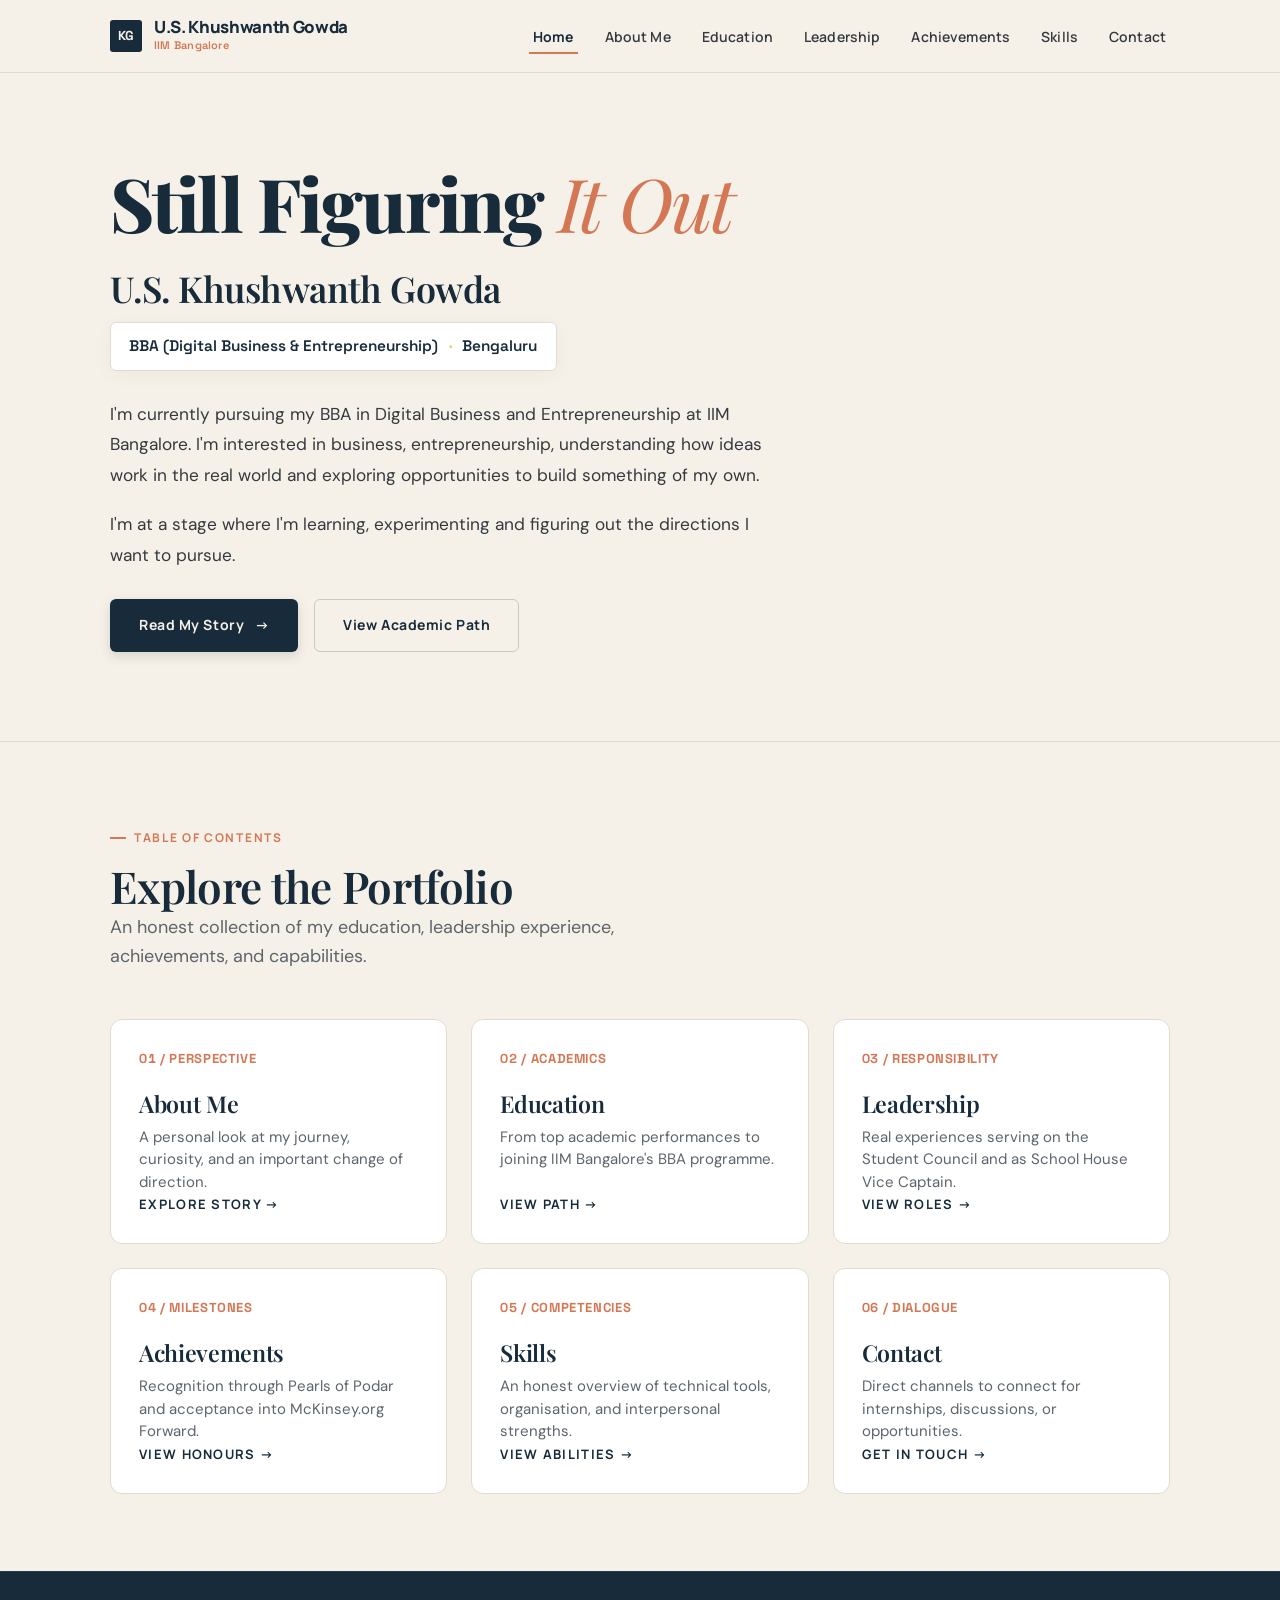
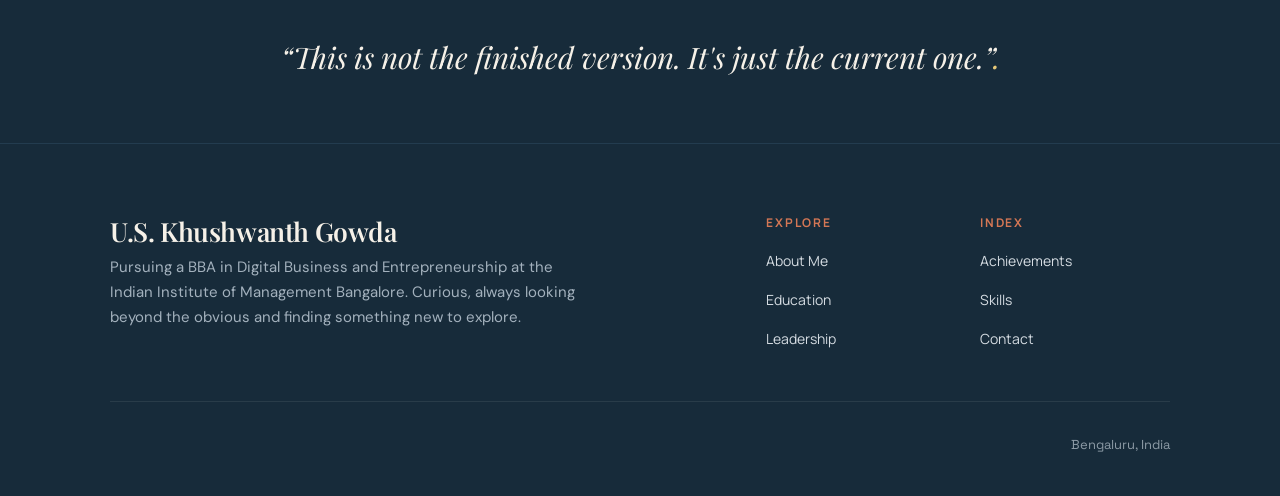
<file: index.html>
<!DOCTYPE html>
<html lang="en">
<head>
  <meta charset="UTF-8">
  <meta name="viewport" content="width=device-width, initial-scale=1.0">
  <title>U.S. Khushwanth Gowda — Still Figuring It Out</title>
  <meta name="description" content="Personal portfolio of U.S. Khushwanth Gowda — BBA (Digital Business & Entrepreneurship) at IIM Bangalore. Exploring business, leadership, and new opportunities.">

  <!-- Google Fonts Preconnect & Stylesheets -->
  <link rel="preconnect" href="https://fonts.googleapis.com">
  <link rel="preconnect" href="https://fonts.gstatic.com" crossorigin>
  <link href="https://fonts.googleapis.com/css2?family=DM+Sans:ital,opsz,wght@0,9..40,100..1000;1,9..40,100..1000&family=Manrope:wght@400;500;600;700;800&family=Playfair+Display:ital,wght@0,400..900;1,400..900&family=Space+Grotesk:wght@400;500;600;700&display=swap" rel="stylesheet">

  <!-- Shared CSS Stylesheet -->
  <link rel="stylesheet" href="style.css">
</head>
<body>

  <!-- Accessible Skip Link -->
  <a href="#main-content" class="skip-link">Skip to main content</a>

  <!-- Global Navigation Header -->
  <header class="site-header">
    <div class="container site-header__inner">
      <a href="index.html" class="site-brand" aria-label="U.S. Khushwanth Gowda Homepage">
        <span class="site-brand__monogram" aria-hidden="true">KG</span>
        <div class="site-brand__text">
          <span class="site-brand__name">U.S. Khushwanth Gowda</span>
          <span class="site-brand__affiliation">IIM Bangalore</span>
        </div>
      </a>

      <!-- Pure CSS Accessible Mobile Toggle -->
      <input type="checkbox" id="nav-toggle" class="nav-toggle" aria-label="Toggle navigation menu">
      <label for="nav-toggle" class="nav-toggle-label" aria-hidden="true">
        <span class="hamburger-icon">
          <span></span>
          <span></span>
          <span></span>
        </span>
      </label>

      <!-- Primary Navigation -->
      <nav class="site-nav" aria-label="Main Navigation">
        <ul class="nav-list">
          <li><a href="index.html" class="nav-link active" aria-current="page">Home</a></li>
          <li><a href="about.html" class="nav-link">About Me</a></li>
          <li><a href="education.html" class="nav-link">Education</a></li>
          <li><a href="leadership.html" class="nav-link">Leadership</a></li>
          <li><a href="achievements.html" class="nav-link">Achievements</a></li>
          <li><a href="skills.html" class="nav-link">Skills</a></li>
          <li><a href="contact.html" class="nav-link">Contact</a></li>
        </ul>
      </nav>
    </div>
  </header>

  <!-- Main Content -->
  <main id="main-content">

    <!-- Hero Section: Editorial Typography & Statement -->
    <section class="hero-editorial" aria-labelledby="hero-title">
      <div class="container">
        <div class="hero-editorial__layout">
          
          <h1 id="hero-title" class="hero-name">
            Still Figuring <span class="italic-accent">It Out</span>
          </h1>

          <!-- Central Identity Section -->
          <div class="hero-identity">
            <h2 class="hero-person-name">
              U.S. Khushwanth Gowda
            </h2>
            <!-- Academic introduction directly beneath name -->
            <div class="hero-affiliation">
              <span>BBA (Digital Business &amp; Entrepreneurship)</span>
              <span class="hero-affiliation__dot">·</span>
              <span>Bengaluru</span>
            </div>
          </div>

          <!-- Conversational Introduction -->
          <div class="hero-bio">
            <p>
              I'm currently pursuing my BBA in Digital Business and Entrepreneurship at IIM Bangalore. I'm interested in business, entrepreneurship, understanding how ideas work in the real world and exploring opportunities to build something of my own.
            </p>
            <p>
              I'm at a stage where I'm learning, experimenting and figuring out the directions I want to pursue.
            </p>
          </div>

          <!-- Action Exploration Buttons -->
          <div class="btn-group">
            <a href="about.html" class="btn btn--primary">
              Read My Story
              <span aria-hidden="true">&rarr;</span>
            </a>
            <a href="education.html" class="btn btn--secondary">
              View Academic Path
            </a>
          </div>

        </div>
      </div>
    </section>

    <!-- Curated Index / Exploration Manifest Section -->
    <section class="section manifest-section" aria-labelledby="manifest-title">
      <div class="container">
        <div class="manifest-header">
          <p class="eyebrow">Table of Contents</p>
          <h2 id="manifest-title">Explore the Portfolio</h2>
          <p class="page-header__desc">An honest collection of my education, leadership experience, achievements, and capabilities.</p>
        </div>

        <div class="manifest-grid">
          
          <!-- Card 01: About Me -->
          <a href="about.html" class="manifest-card">
            <div>
              <div class="manifest-card__num numeral">01 / PERSPECTIVE</div>
              <h3 class="manifest-card__title">About Me</h3>
              <p class="manifest-card__desc">A personal look at my journey, curiosity, and an important change of direction.</p>
            </div>
            <span class="manifest-card__arrow">Explore Story &rarr;</span>
          </a>

          <!-- Card 02: Education -->
          <a href="education.html" class="manifest-card">
            <div>
              <div class="manifest-card__num numeral">02 / ACADEMICS</div>
              <h3 class="manifest-card__title">Education</h3>
              <p class="manifest-card__desc">From top academic performances to joining IIM Bangalore's BBA programme.</p>
            </div>
            <span class="manifest-card__arrow">View Path &rarr;</span>
          </a>

          <!-- Card 03: Leadership -->
          <a href="leadership.html" class="manifest-card">
            <div>
              <div class="manifest-card__num numeral">03 / RESPONSIBILITY</div>
              <h3 class="manifest-card__title">Leadership</h3>
              <p class="manifest-card__desc">Real experiences serving on the Student Council and as School House Vice Captain.</p>
            </div>
            <span class="manifest-card__arrow">View Roles &rarr;</span>
          </a>

          <!-- Card 04: Achievements -->
          <a href="achievements.html" class="manifest-card">
            <div>
              <div class="manifest-card__num numeral">04 / MILESTONES</div>
              <h3 class="manifest-card__title">Achievements</h3>
              <p class="manifest-card__desc">Recognition through Pearls of Podar and acceptance into McKinsey.org Forward.</p>
            </div>
            <span class="manifest-card__arrow">View Honours &rarr;</span>
          </a>

          <!-- Card 05: Skills -->
          <a href="skills.html" class="manifest-card">
            <div>
              <div class="manifest-card__num numeral">05 / COMPETENCIES</div>
              <h3 class="manifest-card__title">Skills</h3>
              <p class="manifest-card__desc">An honest overview of technical tools, organisation, and interpersonal strengths.</p>
            </div>
            <span class="manifest-card__arrow">View Abilities &rarr;</span>
          </a>

          <!-- Card 06: Contact -->
          <a href="contact.html" class="manifest-card">
            <div>
              <div class="manifest-card__num numeral">06 / DIALOGUE</div>
              <h3 class="manifest-card__title">Contact</h3>
              <p class="manifest-card__desc">Direct channels to connect for internships, discussions, or opportunities.</p>
            </div>
            <span class="manifest-card__arrow">Get in Touch &rarr;</span>
          </a>

        </div>
      </div>
    </section>

    <!-- Mandatory Closing Statement Banner -->
    <section class="home-closing-banner" aria-label="Closing Note">
      <div class="container">
        <p>
          &ldquo;This is not the finished version. It's just the current one.&rdquo;<span class="dot-accent">.</span>
        </p>
      </div>
    </section>

  </main>

  <!-- Global Footer -->
  <footer class="site-footer">
    <div class="container">
      <div class="footer-top">
        <div class="footer-brand">
          <h3 class="footer-brand__name">U.S. Khushwanth Gowda</h3>
          <p class="footer-brand__desc">
            Pursuing a BBA in Digital Business and Entrepreneurship at the Indian Institute of Management Bangalore. Curious, always looking beyond the obvious and finding something new to explore.
          </p>
        </div>
        <div class="footer-nav">
          <div>
            <h4 class="footer-nav__title">Explore</h4>
            <ul class="footer-nav__list">
              <li><a href="about.html" class="footer-nav__link">About Me</a></li>
              <li><a href="education.html" class="footer-nav__link">Education</a></li>
              <li><a href="leadership.html" class="footer-nav__link">Leadership</a></li>
            </ul>
          </div>
          <div>
            <h4 class="footer-nav__title">Index</h4>
            <ul class="footer-nav__list">
              <li><a href="achievements.html" class="footer-nav__link">Achievements</a></li>
              <li><a href="skills.html" class="footer-nav__link">Skills</a></li>
              <li><a href="contact.html" class="footer-nav__link">Contact</a></li>
            </ul>
          </div>
        </div>
      </div>

      <div class="footer-bottom">
        <div>Bengaluru, India</div>
      </div>
    </div>
  </footer>

</body>
</html>
</file>
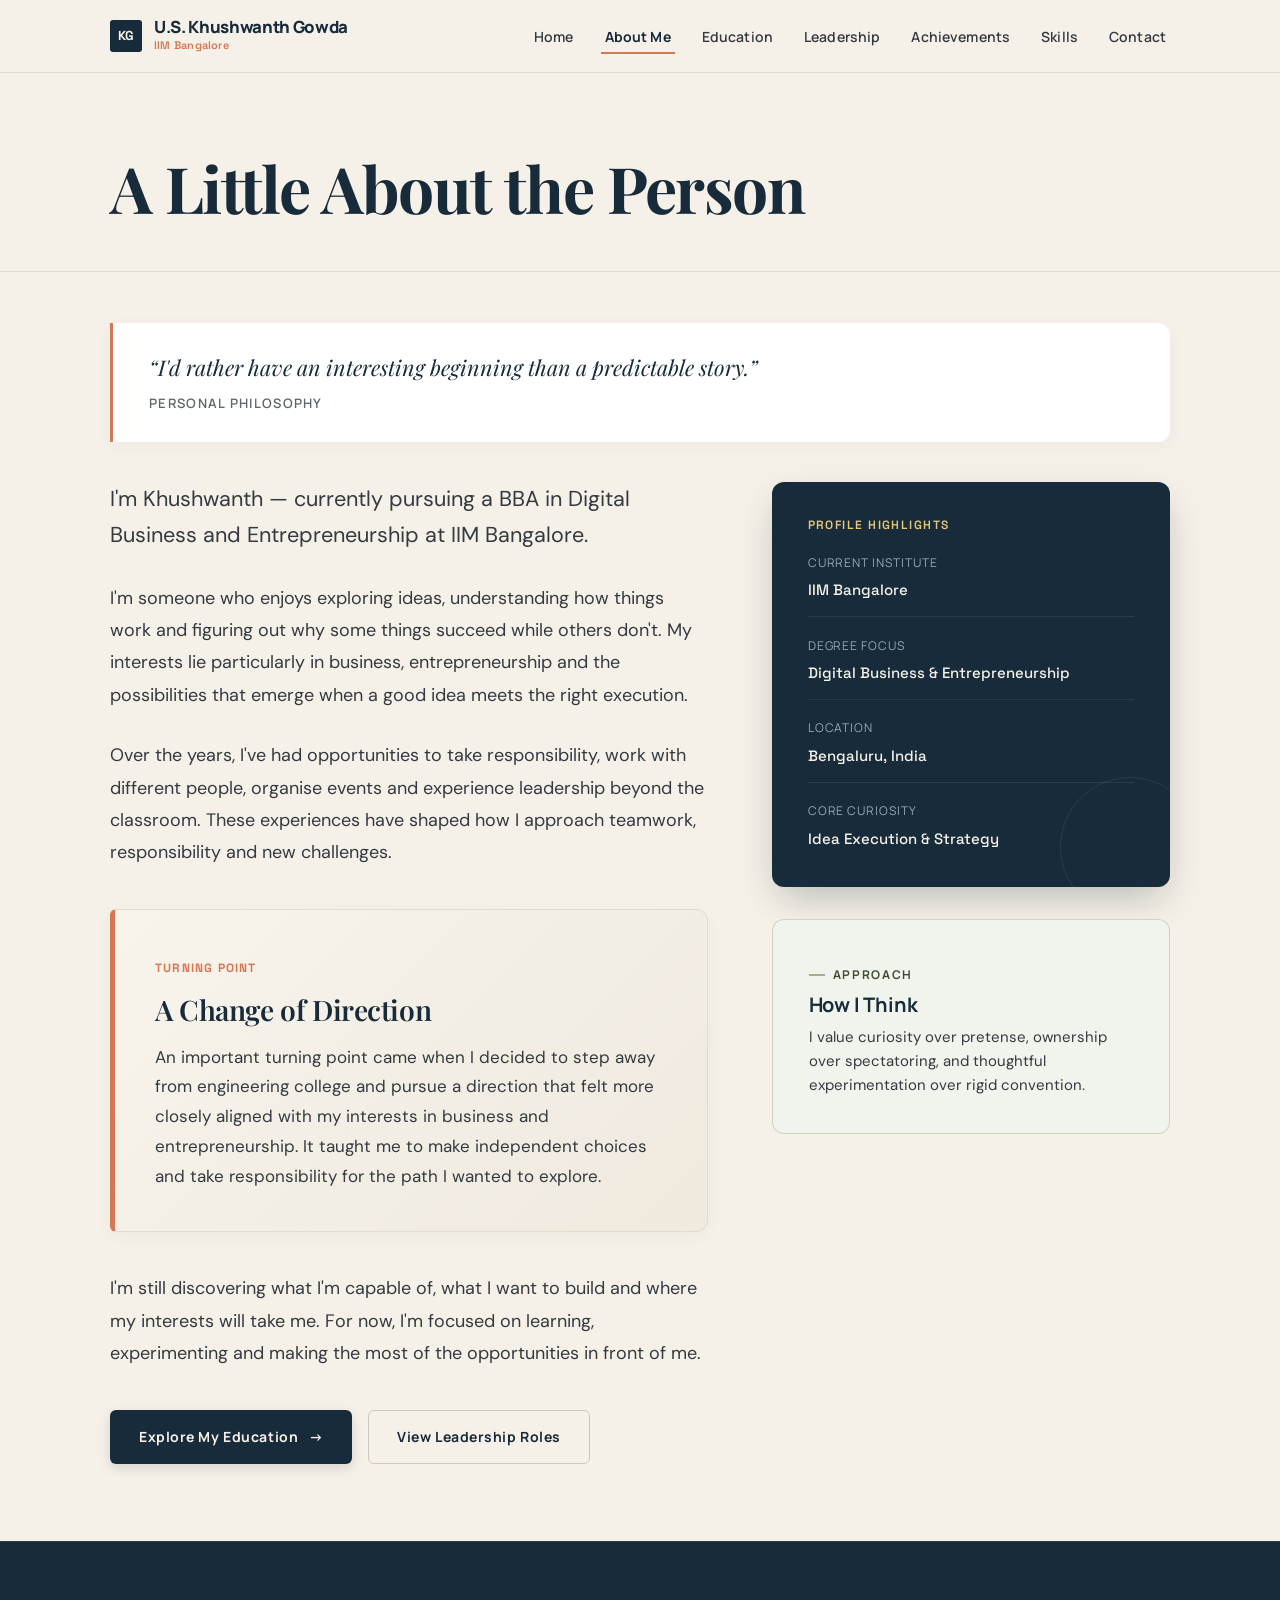
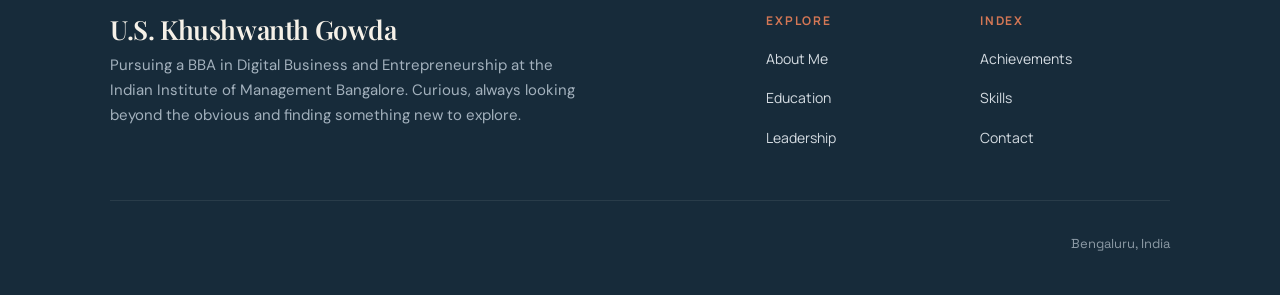
<file: about.html>
<!DOCTYPE html>
<html lang="en">
<head>
  <meta charset="UTF-8">
  <meta name="viewport" content="width=device-width, initial-scale=1.0">
  <title>About Me — U.S. Khushwanth Gowda</title>
  <meta name="description" content="A personal look at Khushwanth's background, curiosity, perspective, and the decision to pursue business and entrepreneurship at IIM Bangalore.">

  <!-- Google Fonts Preconnect & Stylesheets -->
  <link rel="preconnect" href="https://fonts.googleapis.com">
  <link rel="preconnect" href="https://fonts.gstatic.com" crossorigin>
  <link href="https://fonts.googleapis.com/css2?family=DM+Sans:ital,opsz,wght@0,9..40,100..1000;1,9..40,100..1000&family=Manrope:wght@400;500;600;700;800&family=Playfair+Display:ital,wght@0,400..900;1,400..900&family=Space+Grotesk:wght@400;500;600;700&display=swap" rel="stylesheet">

  <!-- Shared CSS Stylesheet -->
  <link rel="stylesheet" href="style.css">
</head>
<body>

  <!-- Accessible Skip Link -->
  <a href="#main-content" class="skip-link">Skip to main content</a>

  <!-- Global Navigation Header -->
  <header class="site-header">
    <div class="container site-header__inner">
      <a href="index.html" class="site-brand" aria-label="U.S. Khushwanth Gowda Homepage">
        <span class="site-brand__monogram" aria-hidden="true">KG</span>
        <div class="site-brand__text">
          <span class="site-brand__name">U.S. Khushwanth Gowda</span>
          <span class="site-brand__affiliation">IIM Bangalore</span>
        </div>
      </a>

      <!-- Pure CSS Accessible Mobile Toggle -->
      <input type="checkbox" id="nav-toggle" class="nav-toggle" aria-label="Toggle navigation menu">
      <label for="nav-toggle" class="nav-toggle-label" aria-hidden="true">
        <span class="hamburger-icon">
          <span></span>
          <span></span>
          <span></span>
        </span>
      </label>

      <!-- Primary Navigation -->
      <nav class="site-nav" aria-label="Main Navigation">
        <ul class="nav-list">
          <li><a href="index.html" class="nav-link">Home</a></li>
          <li><a href="about.html" class="nav-link active" aria-current="page">About Me</a></li>
          <li><a href="education.html" class="nav-link">Education</a></li>
          <li><a href="leadership.html" class="nav-link">Leadership</a></li>
          <li><a href="achievements.html" class="nav-link">Achievements</a></li>
          <li><a href="skills.html" class="nav-link">Skills</a></li>
          <li><a href="contact.html" class="nav-link">Contact</a></li>
        </ul>
      </nav>
    </div>
  </header>

  <!-- Main Content -->
  <main id="main-content">

    <!-- Page Header -->
    <header class="page-header">
      <div class="container">
        <div class="page-header__inner">
          <h1 class="page-header__title">A Little About the Person</h1>
        </div>
      </div>
    </header>

    <!-- Narrative Section -->
    <section class="section" style="padding-top: 0;">
      <div class="container">
        
        <!-- Editorial Blockquote -->
        <blockquote class="editorial-quote">
          <p>&ldquo;I'd rather have an interesting beginning than a predictable story.&rdquo;</p>
          <cite>Personal Philosophy</cite>
        </blockquote>

        <div class="about-grid">
          
          <!-- Primary Editorial Essay -->
          <article class="narrative-block">
            
            <p class="lead">
              I'm Khushwanth — currently pursuing a BBA in Digital Business and Entrepreneurship at IIM Bangalore.
            </p>

            <p>
              I'm someone who enjoys exploring ideas, understanding how things work and figuring out why some things succeed while others don't. My interests lie particularly in business, entrepreneurship and the possibilities that emerge when a good idea meets the right execution.
            </p>

            <p>
              Over the years, I've had opportunities to take responsibility, work with different people, organise events and experience leadership beyond the classroom. These experiences have shaped how I approach teamwork, responsibility and new challenges.
            </p>

            <!-- Visually Distinct Subsection: A Change of Direction -->
            <section class="direction-change-panel" aria-labelledby="direction-heading">
              <div class="direction-change-panel__badge numeral">
                <span>Turning Point</span>
              </div>
              <h2 id="direction-heading" class="direction-change-panel__title">A Change of Direction</h2>
              <p>
                An important turning point came when I decided to step away from engineering college and pursue a direction that felt more closely aligned with my interests in business and entrepreneurship. It taught me to make independent choices and take responsibility for the path I wanted to explore.
              </p>
            </section>

            <p>
              I'm still discovering what I'm capable of, what I want to build and where my interests will take me. For now, I'm focused on learning, experimenting and making the most of the opportunities in front of me.
            </p>

            <div class="btn-group" style="margin-top: 2.5rem;">
              <a href="education.html" class="btn btn--primary">
                Explore My Education
                <span aria-hidden="true">&rarr;</span>
              </a>
              <a href="leadership.html" class="btn btn--secondary">
                View Leadership Roles
              </a>
            </div>

          </article>

          <!-- Editorial Identity / Context Aside -->
          <aside class="about-sidebar" aria-label="Quick Highlights">
            <div class="portrait-substitute">
              <h3 class="portrait-substitute__title">Profile Highlights</h3>
              <ul class="meta-list">
                <li class="meta-item">
                  <span class="meta-label">Current Institute</span>
                  <span class="meta-value">IIM Bangalore</span>
                </li>
                <li class="meta-item">
                  <span class="meta-label">Degree Focus</span>
                  <span class="meta-value">Digital Business &amp; Entrepreneurship</span>
                </li>
                <li class="meta-item">
                  <span class="meta-label">Location</span>
                  <span class="meta-value">Bengaluru, India</span>
                </li>
                <li class="meta-item">
                  <span class="meta-label">Core Curiosity</span>
                  <span class="meta-value">Idea Execution &amp; Strategy</span>
                </li>
              </ul>
            </div>

            <!-- Authentic Mindset Note Card -->
            <div class="card card--sage-tint">
              <p class="eyebrow eyebrow--sage" style="margin-bottom: 0.5rem;">Approach</p>
              <h4 style="margin-bottom: 0.5rem; color: var(--color-ocean);">How I Think</h4>
              <p style="font-size: 0.9375rem; line-height: 1.6; color: var(--color-graphite); margin-bottom: 0;">
                I value curiosity over pretense, ownership over spectatoring, and thoughtful experimentation over rigid convention.
              </p>
            </div>
          </aside>

        </div>

      </div>
    </section>

  </main>

  <!-- Global Footer -->
  <footer class="site-footer">
    <div class="container">
      <div class="footer-top">
        <div class="footer-brand">
          <h3 class="footer-brand__name">U.S. Khushwanth Gowda</h3>
          <p class="footer-brand__desc">
            Pursuing a BBA in Digital Business and Entrepreneurship at the Indian Institute of Management Bangalore. Curious, always looking beyond the obvious and finding something new to explore.
          </p>
        </div>
        <div class="footer-nav">
          <div>
            <h4 class="footer-nav__title">Explore</h4>
            <ul class="footer-nav__list">
              <li><a href="about.html" class="footer-nav__link">About Me</a></li>
              <li><a href="education.html" class="footer-nav__link">Education</a></li>
              <li><a href="leadership.html" class="footer-nav__link">Leadership</a></li>
            </ul>
          </div>
          <div>
            <h4 class="footer-nav__title">Index</h4>
            <ul class="footer-nav__list">
              <li><a href="achievements.html" class="footer-nav__link">Achievements</a></li>
              <li><a href="skills.html" class="footer-nav__link">Skills</a></li>
              <li><a href="contact.html" class="footer-nav__link">Contact</a></li>
            </ul>
          </div>
        </div>
      </div>

      <div class="footer-bottom">
        <div>Bengaluru, India</div>
      </div>
    </div>
  </footer>

</body>
</html>
</file>
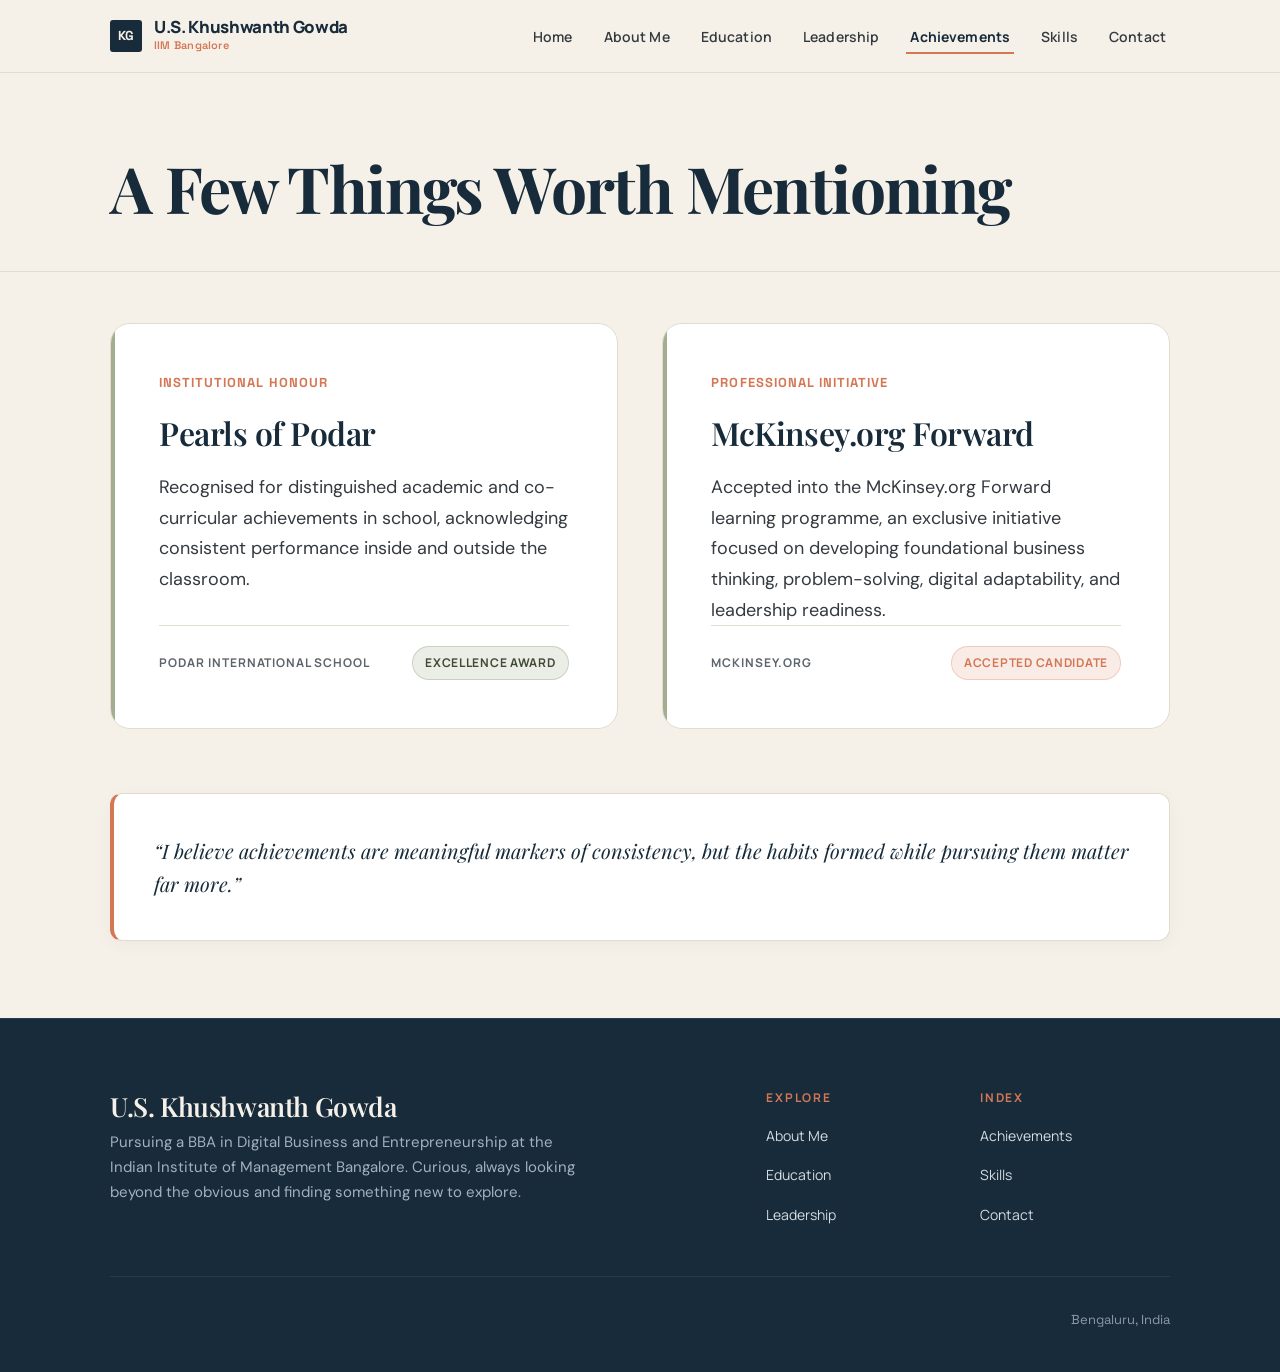
<file: achievements.html>
<!DOCTYPE html>
<html lang="en">
<head>
  <meta charset="UTF-8">
  <meta name="viewport" content="width=device-width, initial-scale=1.0">
  <title>Achievements — U.S. Khushwanth Gowda</title>
  <meta name="description" content="Recognitions and milestones of U.S. Khushwanth Gowda: Pearls of Podar and acceptance into the McKinsey.org Forward programme.">

  <!-- Google Fonts Preconnect & Stylesheets -->
  <link rel="preconnect" href="https://fonts.googleapis.com">
  <link rel="preconnect" href="https://fonts.gstatic.com" crossorigin>
  <link href="https://fonts.googleapis.com/css2?family=DM+Sans:ital,opsz,wght@0,9..40,100..1000;1,9..40,100..1000&family=Manrope:wght@400;500;600;700;800&family=Playfair+Display:ital,wght@0,400..900;1,400..900&family=Space+Grotesk:wght@400;500;600;700&display=swap" rel="stylesheet">

  <!-- Shared CSS Stylesheet -->
  <link rel="stylesheet" href="style.css">
</head>
<body>

  <!-- Accessible Skip Link -->
  <a href="#main-content" class="skip-link">Skip to main content</a>

  <!-- Global Navigation Header -->
  <header class="site-header">
    <div class="container site-header__inner">
      <a href="index.html" class="site-brand" aria-label="U.S. Khushwanth Gowda Homepage">
        <span class="site-brand__monogram" aria-hidden="true">KG</span>
        <div class="site-brand__text">
          <span class="site-brand__name">U.S. Khushwanth Gowda</span>
          <span class="site-brand__affiliation">IIM Bangalore</span>
        </div>
      </a>

      <!-- Pure CSS Accessible Mobile Toggle -->
      <input type="checkbox" id="nav-toggle" class="nav-toggle" aria-label="Toggle navigation menu">
      <label for="nav-toggle" class="nav-toggle-label" aria-hidden="true">
        <span class="hamburger-icon">
          <span></span>
          <span></span>
          <span></span>
        </span>
      </label>

      <!-- Primary Navigation -->
      <nav class="site-nav" aria-label="Main Navigation">
        <ul class="nav-list">
          <li><a href="index.html" class="nav-link">Home</a></li>
          <li><a href="about.html" class="nav-link">About Me</a></li>
          <li><a href="education.html" class="nav-link">Education</a></li>
          <li><a href="leadership.html" class="nav-link">Leadership</a></li>
          <li><a href="achievements.html" class="nav-link active" aria-current="page">Achievements</a></li>
          <li><a href="skills.html" class="nav-link">Skills</a></li>
          <li><a href="contact.html" class="nav-link">Contact</a></li>
        </ul>
      </nav>
    </div>
  </header>

  <!-- Main Content -->
  <main id="main-content">

    <!-- Page Header -->
    <header class="page-header">
      <div class="container">
        <div class="page-header__inner">
          <h1 class="page-header__title">A Few Things Worth Mentioning</h1>
        </div>
      </div>
    </header>

    <!-- Content Section -->
    <section class="section" style="padding-top: 0;">
      <div class="container">

        <div class="achievements-grid">

          <!-- Achievement 1: Pearls of Podar -->
          <article class="achievement-card" aria-labelledby="pearls-title">
            <div>
              <div class="achievement-card__badge numeral">Institutional Honour</div>
              <h2 id="pearls-title" class="achievement-card__title">Pearls of Podar</h2>
              <p class="achievement-card__desc">
                Recognised for distinguished academic and co-curricular achievements in school, acknowledging consistent performance inside and outside the classroom.
              </p>
            </div>

            <div class="achievement-card__footer">
              <span class="achievement-card__tag">Podar International School</span>
              <span class="tag tag--sage">Excellence Award</span>
            </div>
          </article>

          <!-- Achievement 2: McKinsey.org Forward -->
          <article class="achievement-card" aria-labelledby="mckinsey-title">
            <div>
              <div class="achievement-card__badge numeral">Professional Initiative</div>
              <h2 id="mckinsey-title" class="achievement-card__title">McKinsey.org Forward</h2>
              <p class="achievement-card__desc">
                Accepted into the McKinsey.org Forward learning programme, an exclusive initiative focused on developing foundational business thinking, problem-solving, digital adaptability, and leadership readiness.
              </p>
            </div>

            <div class="achievement-card__footer">
              <span class="achievement-card__tag">McKinsey.org</span>
              <span class="tag tag--coral">Accepted Candidate</span>
            </div>
          </article>

        </div>

        <!-- Grounded note on achievements (Full-width balanced quote box) -->
        <div class="achievements-quote-box">
          <p>
            &ldquo;I believe achievements are meaningful markers of consistency, but the habits formed while pursuing them matter far more.&rdquo;
          </p>
        </div>

      </div>
    </section>

  </main>

  <!-- Global Footer -->
  <footer class="site-footer">
    <div class="container">
      <div class="footer-top">
        <div class="footer-brand">
          <h3 class="footer-brand__name">U.S. Khushwanth Gowda</h3>
          <p class="footer-brand__desc">
            Pursuing a BBA in Digital Business and Entrepreneurship at the Indian Institute of Management Bangalore. Curious, always looking beyond the obvious and finding something new to explore.
          </p>
        </div>
        <div class="footer-nav">
          <div>
            <h4 class="footer-nav__title">Explore</h4>
            <ul class="footer-nav__list">
              <li><a href="about.html" class="footer-nav__link">About Me</a></li>
              <li><a href="education.html" class="footer-nav__link">Education</a></li>
              <li><a href="leadership.html" class="footer-nav__link">Leadership</a></li>
            </ul>
          </div>
          <div>
            <h4 class="footer-nav__title">Index</h4>
            <ul class="footer-nav__list">
              <li><a href="achievements.html" class="footer-nav__link">Achievements</a></li>
              <li><a href="skills.html" class="footer-nav__link">Skills</a></li>
              <li><a href="contact.html" class="footer-nav__link">Contact</a></li>
            </ul>
          </div>
        </div>
      </div>

      <div class="footer-bottom">
        <div>Bengaluru, India</div>
      </div>
    </div>
  </footer>

</body>
</html>
</file>
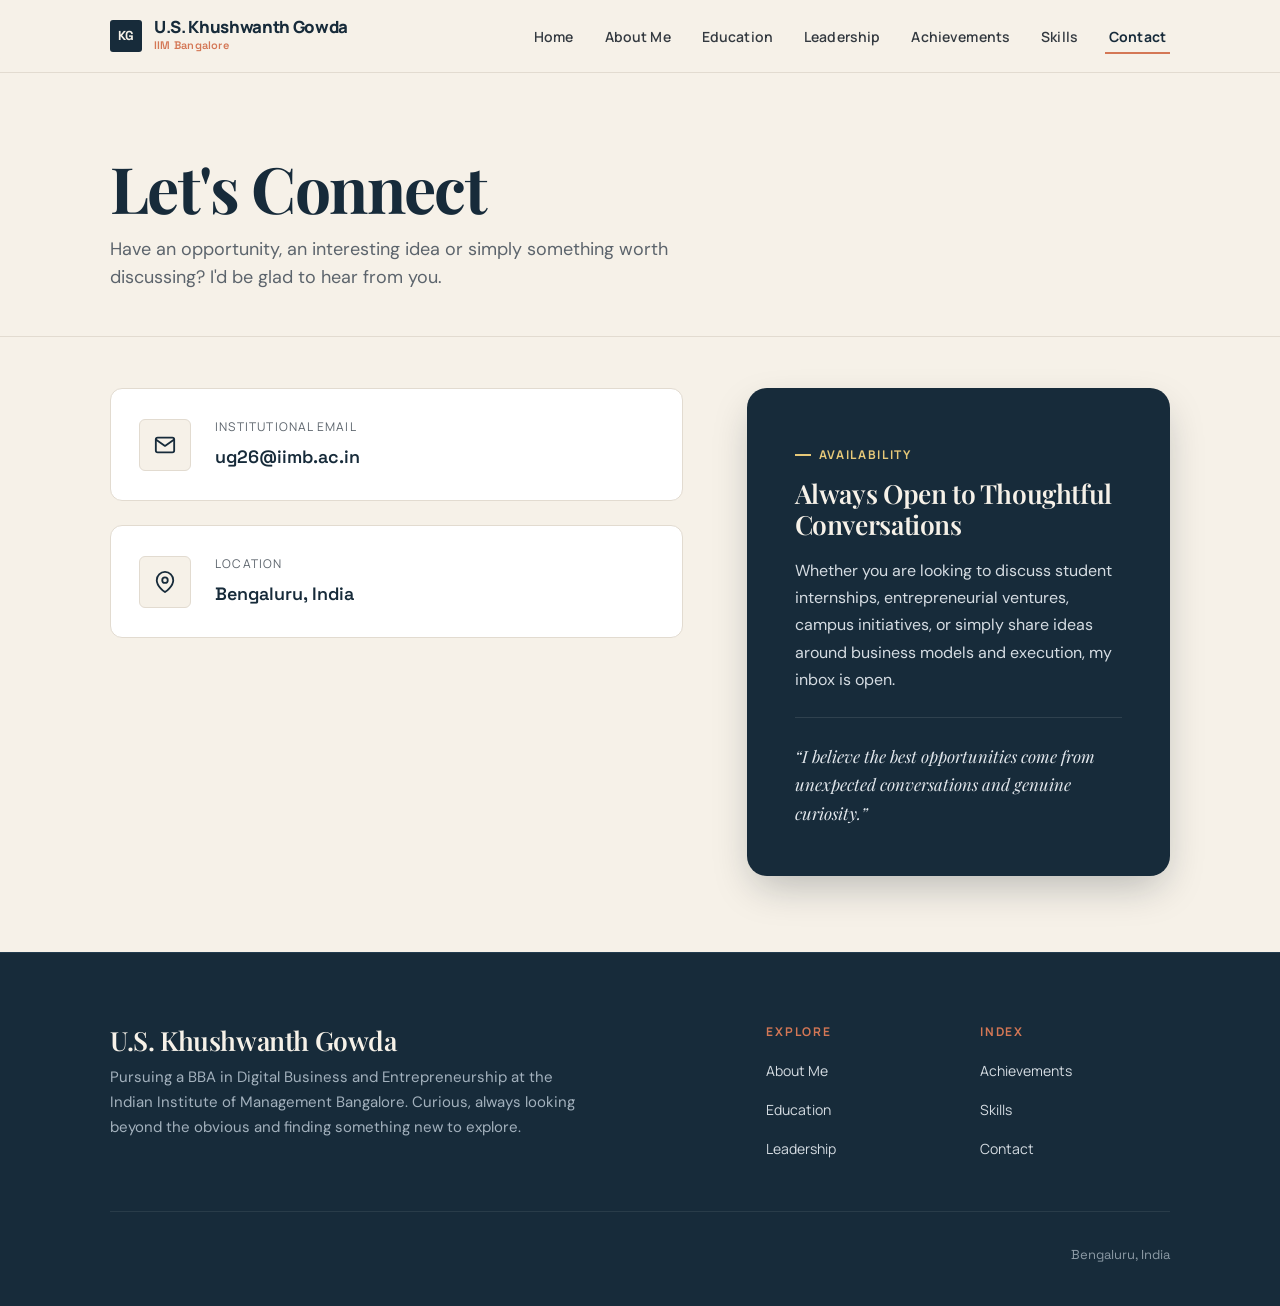
<file: contact.html>
<!DOCTYPE html>
<html lang="en">
<head>
  <meta charset="UTF-8">
  <meta name="viewport" content="width=device-width, initial-scale=1.0">
  <title>Contact — U.S. Khushwanth Gowda</title>
  <meta name="description" content="Get in touch with U.S. Khushwanth Gowda: email ug26@iimb.ac.in, located in Bengaluru, India.">

  <!-- Google Fonts Preconnect & Stylesheets -->
  <link rel="preconnect" href="https://fonts.googleapis.com">
  <link rel="preconnect" href="https://fonts.gstatic.com" crossorigin>
  <link href="https://fonts.googleapis.com/css2?family=DM+Sans:ital,opsz,wght@0,9..40,100..1000;1,9..40,100..1000&family=Manrope:wght@400;500;600;700;800&family=Playfair+Display:ital,wght@0,400..900;1,400..900&family=Space+Grotesk:wght@400;500;600;700&display=swap" rel="stylesheet">

  <!-- Shared CSS Stylesheet -->
  <link rel="stylesheet" href="style.css">
</head>
<body>

  <!-- Accessible Skip Link -->
  <a href="#main-content" class="skip-link">Skip to main content</a>

  <!-- Global Navigation Header -->
  <header class="site-header">
    <div class="container site-header__inner">
      <a href="index.html" class="site-brand" aria-label="U.S. Khushwanth Gowda Homepage">
        <span class="site-brand__monogram" aria-hidden="true">KG</span>
        <div class="site-brand__text">
          <span class="site-brand__name">U.S. Khushwanth Gowda</span>
          <span class="site-brand__affiliation">IIM Bangalore</span>
        </div>
      </a>

      <!-- Pure CSS Accessible Mobile Toggle -->
      <input type="checkbox" id="nav-toggle" class="nav-toggle" aria-label="Toggle navigation menu">
      <label for="nav-toggle" class="nav-toggle-label" aria-hidden="true">
        <span class="hamburger-icon">
          <span></span>
          <span></span>
          <span></span>
        </span>
      </label>

      <!-- Primary Navigation -->
      <nav class="site-nav" aria-label="Main Navigation">
        <ul class="nav-list">
          <li><a href="index.html" class="nav-link">Home</a></li>
          <li><a href="about.html" class="nav-link">About Me</a></li>
          <li><a href="education.html" class="nav-link">Education</a></li>
          <li><a href="leadership.html" class="nav-link">Leadership</a></li>
          <li><a href="achievements.html" class="nav-link">Achievements</a></li>
          <li><a href="skills.html" class="nav-link">Skills</a></li>
          <li><a href="contact.html" class="nav-link active" aria-current="page">Contact</a></li>
        </ul>
      </nav>
    </div>
  </header>

  <!-- Main Content -->
  <main id="main-content">

    <!-- Page Header -->
    <header class="page-header">
      <div class="container">
        <div class="page-header__inner">
          <h1 class="page-header__title">Let's Connect</h1>
          <p class="page-header__desc">Have an opportunity, an interesting idea or simply something worth discussing? I'd be glad to hear from you.</p>
        </div>
      </div>
    </header>

    <!-- Content Section -->
    <section class="section" style="padding-top: 0;">
      <div class="container">

        <div class="contact-layout">

          <!-- Left Column: Direct Communication Channels -->
          <div class="contact-channels">

            <!-- Email Card -->
            <a href="mailto:ug26@iimb.ac.in" class="contact-card" aria-label="Send email to ug26@iimb.ac.in">
              <div class="contact-card__icon" aria-hidden="true">
                <!-- Clean Inline SVG Envelope Icon -->
                <svg width="22" height="22" viewBox="0 0 24 24" fill="none" stroke="currentColor" stroke-width="2" stroke-linecap="round" stroke-linejoin="round">
                  <path d="M4 4h16c1.1 0 2 .9 2 2v12c0 1.1-.9 2-2 2H4c-1.1 0-2-.9-2-2V6c0-1.1.9-2 2-2z"></path>
                  <polyline points="22,6 12,13 2,6"></polyline>
                </svg>
              </div>
              <div class="contact-card__content">
                <span class="contact-card__label">Institutional Email</span>
                <span class="contact-card__value">ug26@iimb.ac.in</span>
              </div>
            </a>

            <!-- Location Card -->
            <div class="contact-card">
              <div class="contact-card__icon" aria-hidden="true">
                <!-- Clean Inline SVG Map Pin Icon -->
                <svg width="22" height="22" viewBox="0 0 24 24" fill="none" stroke="currentColor" stroke-width="2" stroke-linecap="round" stroke-linejoin="round">
                  <path d="M21 10c0 7-9 13-9 13s-9-6-9-13a9 9 0 0 1 18 0z"></path>
                  <circle cx="12" cy="10" r="3"></circle>
                </svg>
              </div>
              <div class="contact-card__content">
                <span class="contact-card__label">Location</span>
                <span class="contact-card__value">Bengaluru, India</span>
              </div>
            </div>

          </div>

          <!-- Right Column: Personal Context & Invitation -->
          <aside class="contact-context" aria-label="Conversation Context">
            <span class="eyebrow eyebrow--mustard" style="color: var(--color-mustard);">Availability</span>
            <h3>Always Open to Thoughtful Conversations</h3>
            <p>
              Whether you are looking to discuss student internships, entrepreneurial ventures, campus initiatives, or simply share ideas around business models and execution, my inbox is open.
            </p>
            <div class="contact-context__note">
              &ldquo;I believe the best opportunities come from unexpected conversations and genuine curiosity.&rdquo;
            </div>
          </aside>

        </div>

      </div>
    </section>

  </main>

  <!-- Global Footer -->
  <footer class="site-footer">
    <div class="container">
      <div class="footer-top">
        <div class="footer-brand">
          <h3 class="footer-brand__name">U.S. Khushwanth Gowda</h3>
          <p class="footer-brand__desc">
            Pursuing a BBA in Digital Business and Entrepreneurship at the Indian Institute of Management Bangalore. Curious, always looking beyond the obvious and finding something new to explore.
          </p>
        </div>
        <div class="footer-nav">
          <div>
            <h4 class="footer-nav__title">Explore</h4>
            <ul class="footer-nav__list">
              <li><a href="about.html" class="footer-nav__link">About Me</a></li>
              <li><a href="education.html" class="footer-nav__link">Education</a></li>
              <li><a href="leadership.html" class="footer-nav__link">Leadership</a></li>
            </ul>
          </div>
          <div>
            <h4 class="footer-nav__title">Index</h4>
            <ul class="footer-nav__list">
              <li><a href="achievements.html" class="footer-nav__link">Achievements</a></li>
              <li><a href="skills.html" class="footer-nav__link">Skills</a></li>
              <li><a href="contact.html" class="footer-nav__link">Contact</a></li>
            </ul>
          </div>
        </div>
      </div>

      <div class="footer-bottom">
        <div>Bengaluru, India</div>
      </div>
    </div>
  </footer>

</body>
</html>
</file>
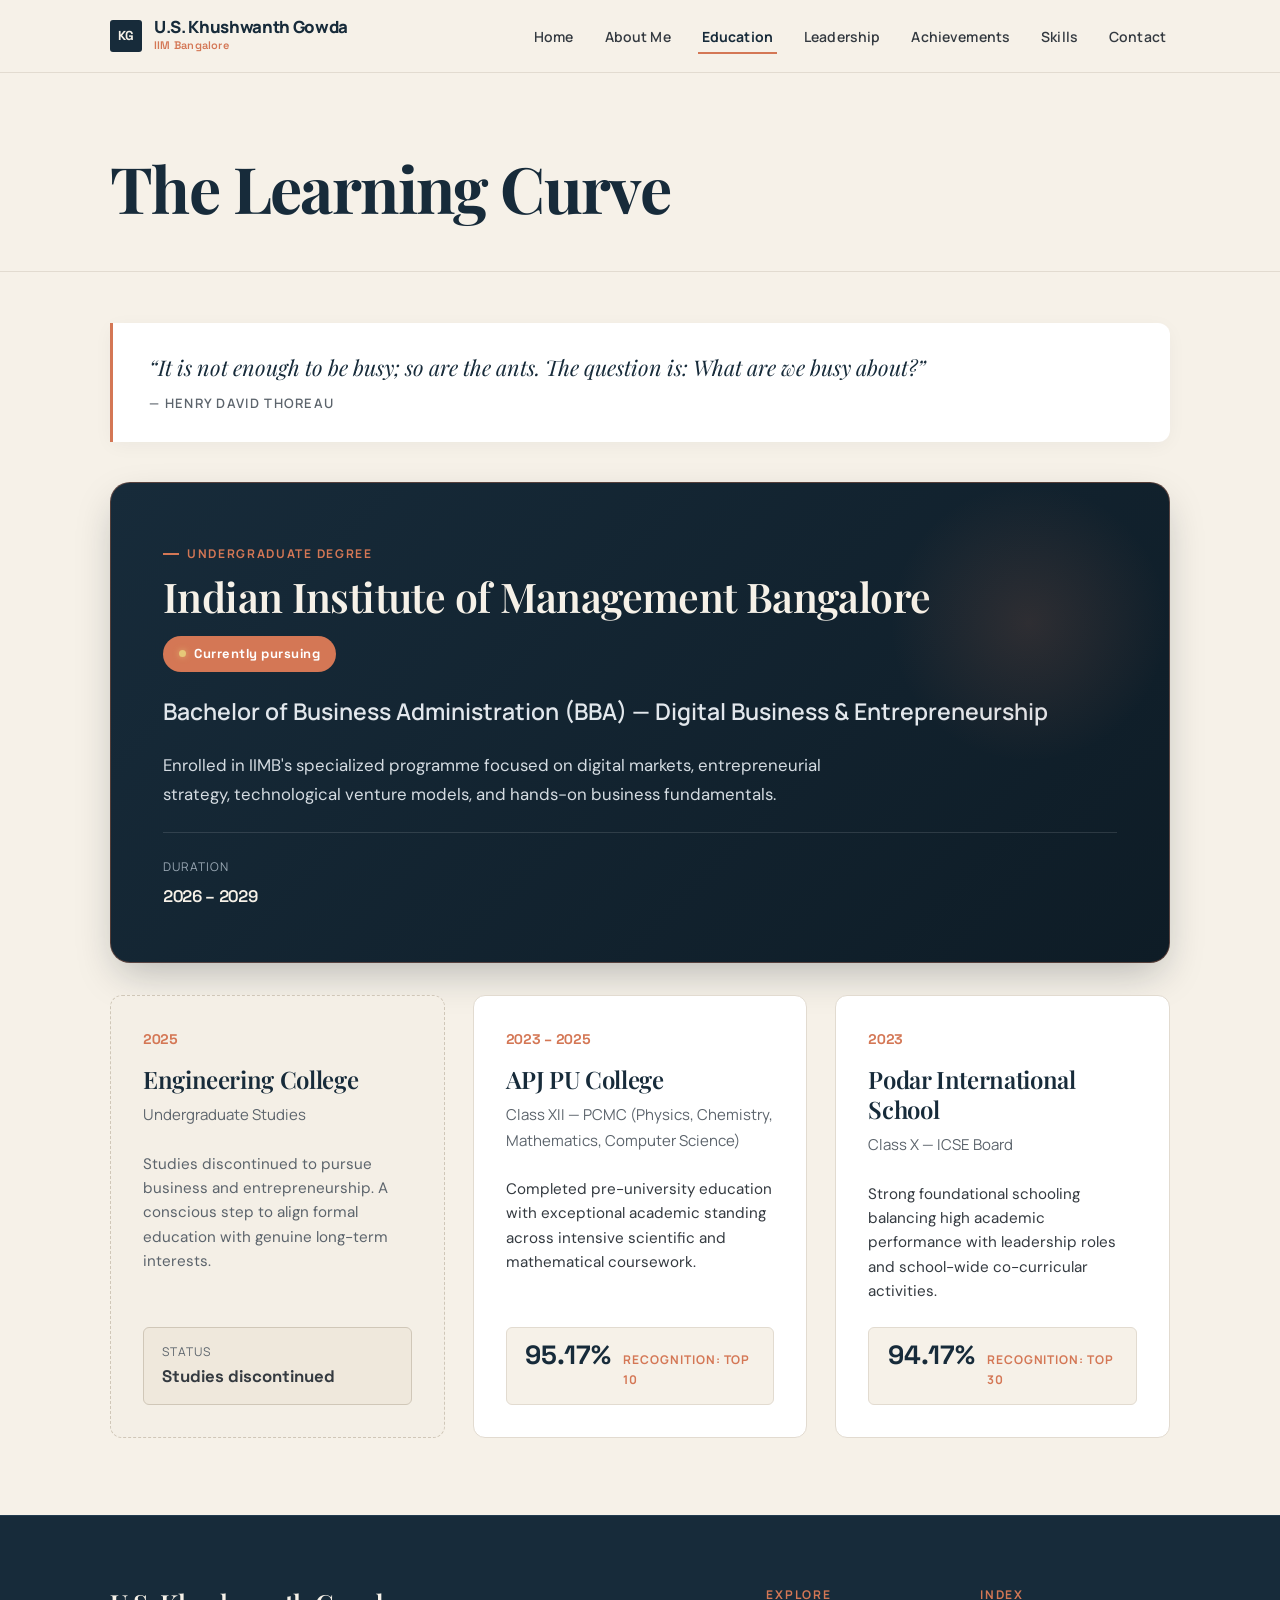
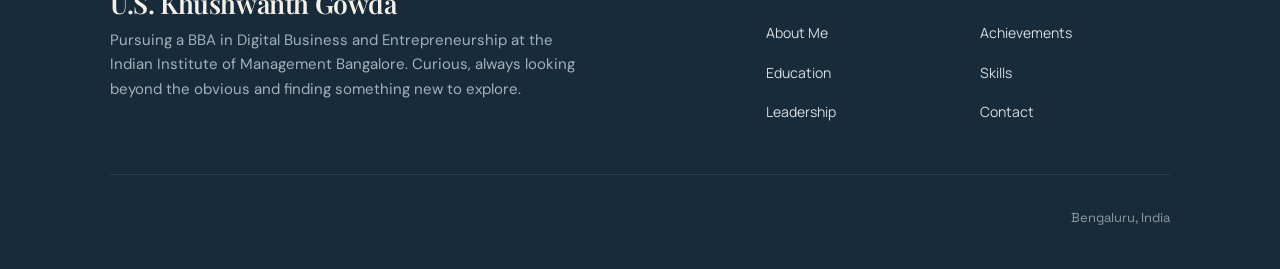
<file: education.html>
<!DOCTYPE html>
<html lang="en">
<head>
  <meta charset="UTF-8">
  <meta name="viewport" content="width=device-width, initial-scale=1.0">
  <title>Education — U.S. Khushwanth Gowda</title>
  <meta name="description" content="Academic journey of U.S. Khushwanth Gowda: IIM Bangalore BBA (DBE), APJ PU College, Podar International School, and independent directional choices.">

  <!-- Google Fonts Preconnect & Stylesheets -->
  <link rel="preconnect" href="https://fonts.googleapis.com">
  <link rel="preconnect" href="https://fonts.gstatic.com" crossorigin>
  <link href="https://fonts.googleapis.com/css2?family=DM+Sans:ital,opsz,wght@0,9..40,100..1000;1,9..40,100..1000&family=Manrope:wght@400;500;600;700;800&family=Playfair+Display:ital,wght@0,400..900;1,400..900&family=Space+Grotesk:wght@400;500;600;700&display=swap" rel="stylesheet">

  <!-- Shared CSS Stylesheet -->
  <link rel="stylesheet" href="style.css">
</head>
<body>

  <!-- Accessible Skip Link -->
  <a href="#main-content" class="skip-link">Skip to main content</a>

  <!-- Global Navigation Header -->
  <header class="site-header">
    <div class="container site-header__inner">
      <a href="index.html" class="site-brand" aria-label="U.S. Khushwanth Gowda Homepage">
        <span class="site-brand__monogram" aria-hidden="true">KG</span>
        <div class="site-brand__text">
          <span class="site-brand__name">U.S. Khushwanth Gowda</span>
          <span class="site-brand__affiliation">IIM Bangalore</span>
        </div>
      </a>

      <!-- Pure CSS Accessible Mobile Toggle -->
      <input type="checkbox" id="nav-toggle" class="nav-toggle" aria-label="Toggle navigation menu">
      <label for="nav-toggle" class="nav-toggle-label" aria-hidden="true">
        <span class="hamburger-icon">
          <span></span>
          <span></span>
          <span></span>
        </span>
      </label>

      <!-- Primary Navigation -->
      <nav class="site-nav" aria-label="Main Navigation">
        <ul class="nav-list">
          <li><a href="index.html" class="nav-link">Home</a></li>
          <li><a href="about.html" class="nav-link">About Me</a></li>
          <li><a href="education.html" class="nav-link active" aria-current="page">Education</a></li>
          <li><a href="leadership.html" class="nav-link">Leadership</a></li>
          <li><a href="achievements.html" class="nav-link">Achievements</a></li>
          <li><a href="skills.html" class="nav-link">Skills</a></li>
          <li><a href="contact.html" class="nav-link">Contact</a></li>
        </ul>
      </nav>
    </div>
  </header>

  <!-- Main Content -->
  <main id="main-content">

    <!-- Page Header -->
    <header class="page-header">
      <div class="container">
        <div class="page-header__inner">
          <h1 class="page-header__title">The Learning Curve</h1>
        </div>
      </div>
    </header>

    <!-- Content Section -->
    <section class="section" style="padding-top: 0;">
      <div class="container">
        
        <!-- Editorial Quote -->
        <blockquote class="editorial-quote">
          <p>&ldquo;It is not enough to be busy; so are the ants. The question is: What are we busy about?&rdquo;</p>
          <cite>&mdash; Henry David Thoreau</cite>
        </blockquote>

        <div class="academic-journey">
          
          <!-- 1. FLAGSHIP ENTRY: IIM BANGALORE (Most Prominent) -->
          <article class="education-flagship" aria-labelledby="flagship-title">
            <div class="flagship-header">
              <div>
                <p class="eyebrow" style="color: var(--color-coral); margin-bottom: 0.5rem;">Undergraduate Degree</p>
                <h2 id="flagship-title" class="flagship-institution">Indian Institute of Management Bangalore</h2>
              </div>
              <div class="flagship-badge">
                <span>Currently pursuing</span>
              </div>
            </div>

            <p class="flagship-programme">
              Bachelor of Business Administration (BBA) &mdash; Digital Business &amp; Entrepreneurship
            </p>

            <p style="color: #D5DCE2; max-width: 720px; font-size: 1.05rem; line-height: 1.7; margin-bottom: 1.5rem;">
              Enrolled in IIMB's specialized programme focused on digital markets, entrepreneurial strategy, technological venture models, and hands-on business fundamentals.
            </p>

            <div class="flagship-meta">
              <div class="meta-pill">
                <span class="meta-pill__label">Duration</span>
                <span class="meta-pill__value numeral">2026 &ndash; 2029</span>
              </div>
            </div>
          </article>

          <!-- Timeline Grid: Secondary Academic Steps -->
          <div class="timeline-grid">

            <!-- 2. Engineering College (Honest, strictly without institution name) -->
            <article class="academic-card academic-card--transitional">
              <div>
                <div class="academic-card__year numeral">2025</div>
                <h3 class="academic-card__school">Engineering College</h3>
                <p class="academic-card__course">Undergraduate Studies</p>
                <p style="font-size: 0.95rem; line-height: 1.6; color: var(--color-graphite-muted); margin-bottom: 1.5rem;">
                  Studies discontinued to pursue business and entrepreneurship. A conscious step to align formal education with genuine long-term interests.
                </p>
              </div>

              <div class="score-display" style="background: #EFE8DC; border-color: var(--color-border-dark);">
                <div>
                  <div style="font-family: var(--font-nav); font-size: 0.75rem; text-transform: uppercase; letter-spacing: 0.08em; color: var(--color-graphite-muted);">Status</div>
                  <div style="font-family: var(--font-mono); font-weight: 700; font-size: 1.05rem; color: var(--color-graphite);">Studies discontinued</div>
                </div>
              </div>
            </article>

            <!-- 3. APJ PU College (Class XII - PCMC) -->
            <article class="academic-card">
              <div>
                <div class="academic-card__year numeral">2023 &ndash; 2025</div>
                <h3 class="academic-card__school">APJ PU College</h3>
                <p class="academic-card__course">Class XII &mdash; PCMC (Physics, Chemistry, Mathematics, Computer Science)</p>
                <p style="font-size: 0.95rem; line-height: 1.6; color: var(--color-graphite); margin-bottom: 1.5rem;">
                  Completed pre-university education with exceptional academic standing across intensive scientific and mathematical coursework.
                </p>
              </div>

              <div class="score-display">
                <div class="score-display__number">95.17%</div>
                <div class="score-display__rank">Recognition: Top 10</div>
              </div>
            </article>

            <!-- 4. Podar International School (Class X - ICSE) -->
            <article class="academic-card">
              <div>
                <div class="academic-card__year numeral">2023</div>
                <h3 class="academic-card__school">Podar International School</h3>
                <p class="academic-card__course">Class X &mdash; ICSE Board</p>
                <p style="font-size: 0.95rem; line-height: 1.6; color: var(--color-graphite); margin-bottom: 1.5rem;">
                  Strong foundational schooling balancing high academic performance with leadership roles and school-wide co-curricular activities.
                </p>
              </div>

              <div class="score-display">
                <div class="score-display__number">94.17%</div>
                <div class="score-display__rank">Recognition: Top 30</div>
              </div>
            </article>

          </div>

        </div>

      </div>
    </section>

  </main>

  <!-- Global Footer -->
  <footer class="site-footer">
    <div class="container">
      <div class="footer-top">
        <div class="footer-brand">
          <h3 class="footer-brand__name">U.S. Khushwanth Gowda</h3>
          <p class="footer-brand__desc">
            Pursuing a BBA in Digital Business and Entrepreneurship at the Indian Institute of Management Bangalore. Curious, always looking beyond the obvious and finding something new to explore.
          </p>
        </div>
        <div class="footer-nav">
          <div>
            <h4 class="footer-nav__title">Explore</h4>
            <ul class="footer-nav__list">
              <li><a href="about.html" class="footer-nav__link">About Me</a></li>
              <li><a href="education.html" class="footer-nav__link">Education</a></li>
              <li><a href="leadership.html" class="footer-nav__link">Leadership</a></li>
            </ul>
          </div>
          <div>
            <h4 class="footer-nav__title">Index</h4>
            <ul class="footer-nav__list">
              <li><a href="achievements.html" class="footer-nav__link">Achievements</a></li>
              <li><a href="skills.html" class="footer-nav__link">Skills</a></li>
              <li><a href="contact.html" class="footer-nav__link">Contact</a></li>
            </ul>
          </div>
        </div>
      </div>

      <div class="footer-bottom">
        <div>Bengaluru, India</div>
      </div>
    </div>
  </footer>

</body>
</html>
</file>
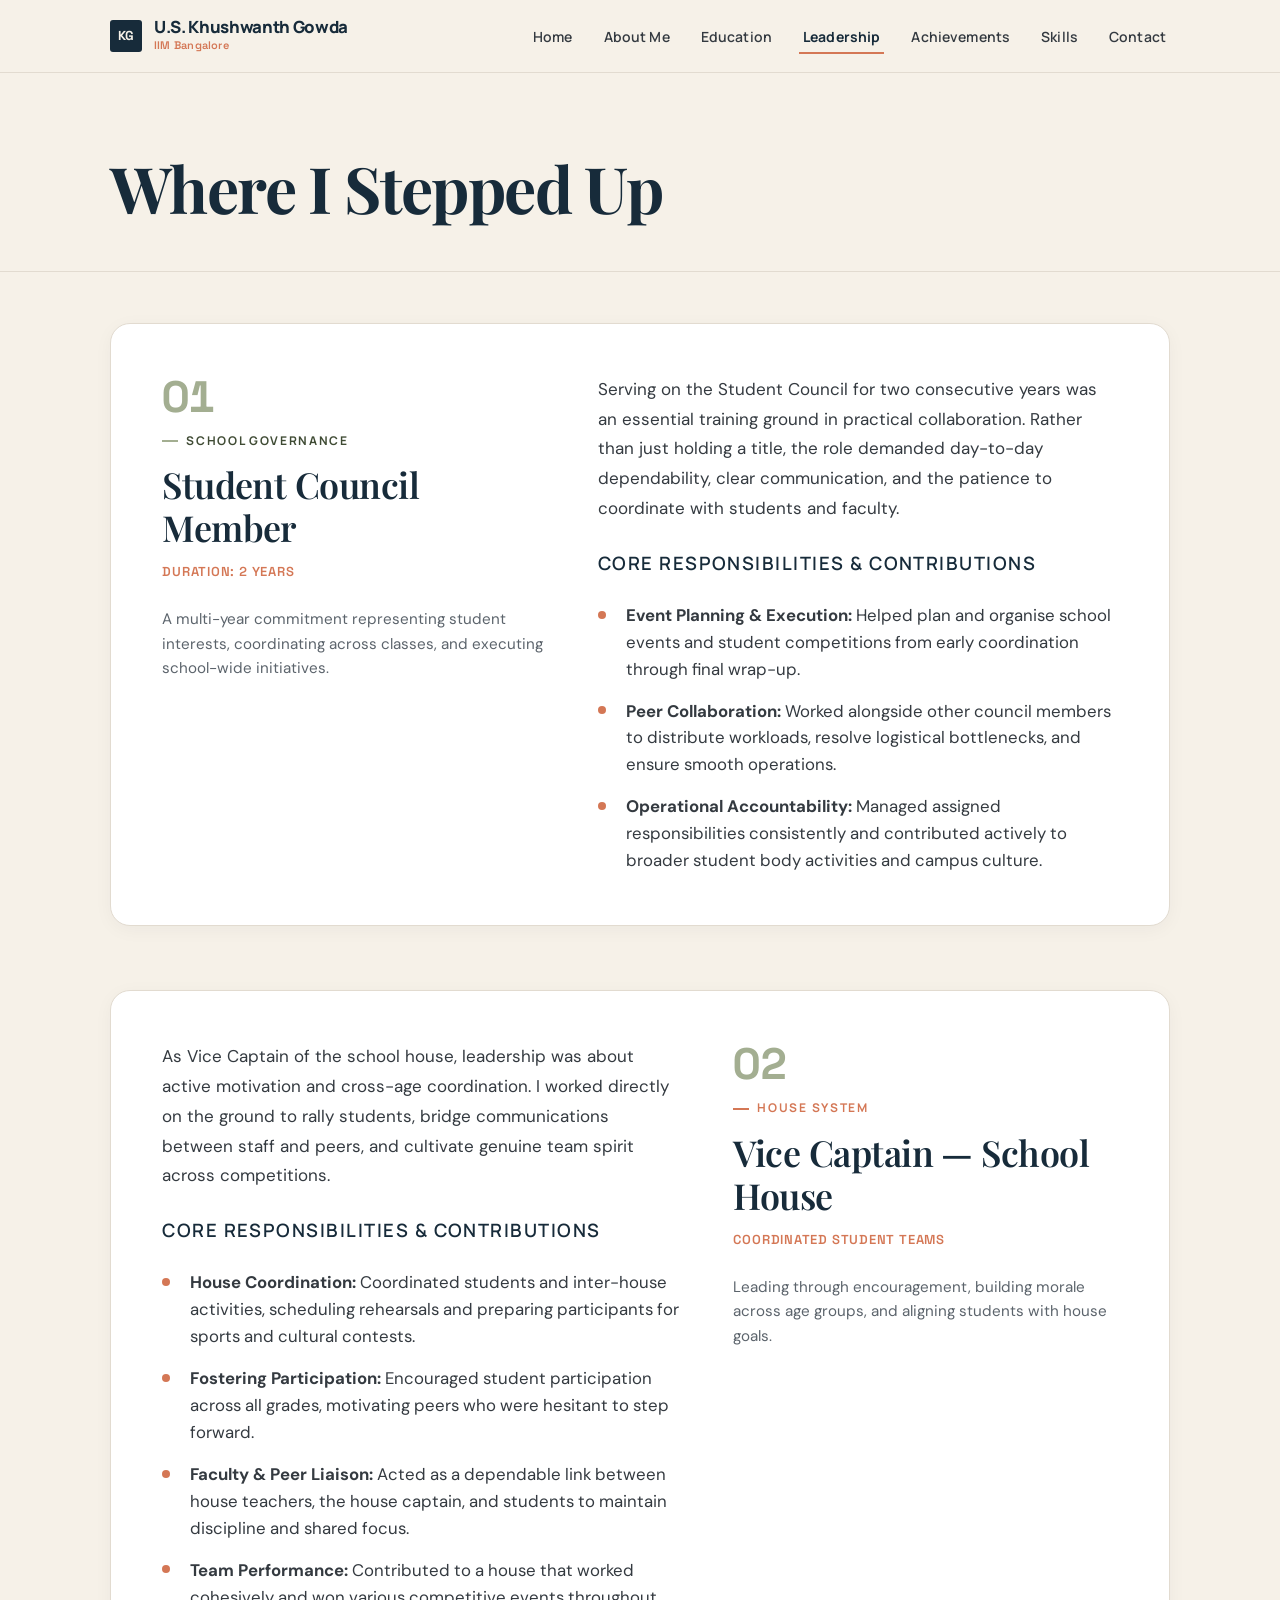
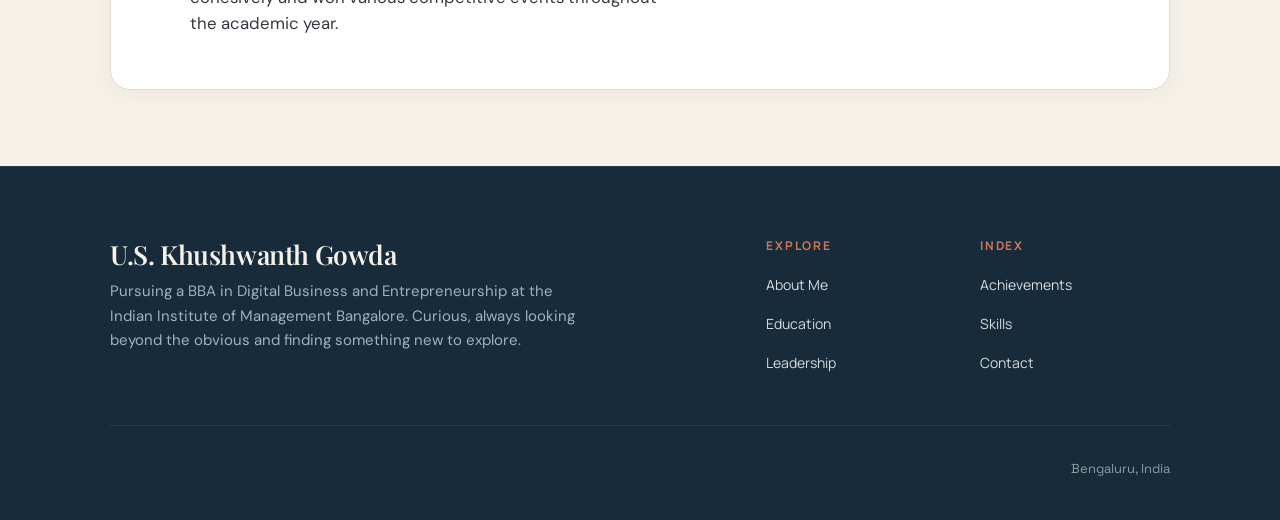
<file: leadership.html>
<!DOCTYPE html>
<html lang="en">
<head>
  <meta charset="UTF-8">
  <meta name="viewport" content="width=device-width, initial-scale=1.0">
  <title>Leadership — U.S. Khushwanth Gowda</title>
  <meta name="description" content="Leadership journey and experiences of U.S. Khushwanth Gowda: Student Council Member and School House Vice Captain.">

  <!-- Google Fonts Preconnect & Stylesheets -->
  <link rel="preconnect" href="https://fonts.googleapis.com">
  <link rel="preconnect" href="https://fonts.gstatic.com" crossorigin>
  <link href="https://fonts.googleapis.com/css2?family=DM+Sans:ital,opsz,wght@0,9..40,100..1000;1,9..40,100..1000&family=Manrope:wght@400;500;600;700;800&family=Playfair+Display:ital,wght@0,400..900;1,400..900&family=Space+Grotesk:wght@400;500;600;700&display=swap" rel="stylesheet">

  <!-- Shared CSS Stylesheet -->
  <link rel="stylesheet" href="style.css">
</head>
<body>

  <!-- Accessible Skip Link -->
  <a href="#main-content" class="skip-link">Skip to main content</a>

  <!-- Global Navigation Header -->
  <header class="site-header">
    <div class="container site-header__inner">
      <a href="index.html" class="site-brand" aria-label="U.S. Khushwanth Gowda Homepage">
        <span class="site-brand__monogram" aria-hidden="true">KG</span>
        <div class="site-brand__text">
          <span class="site-brand__name">U.S. Khushwanth Gowda</span>
          <span class="site-brand__affiliation">IIM Bangalore</span>
        </div>
      </a>

      <!-- Pure CSS Accessible Mobile Toggle -->
      <input type="checkbox" id="nav-toggle" class="nav-toggle" aria-label="Toggle navigation menu">
      <label for="nav-toggle" class="nav-toggle-label" aria-hidden="true">
        <span class="hamburger-icon">
          <span></span>
          <span></span>
          <span></span>
        </span>
      </label>

      <!-- Primary Navigation -->
      <nav class="site-nav" aria-label="Main Navigation">
        <ul class="nav-list">
          <li><a href="index.html" class="nav-link">Home</a></li>
          <li><a href="about.html" class="nav-link">About Me</a></li>
          <li><a href="education.html" class="nav-link">Education</a></li>
          <li><a href="leadership.html" class="nav-link active" aria-current="page">Leadership</a></li>
          <li><a href="achievements.html" class="nav-link">Achievements</a></li>
          <li><a href="skills.html" class="nav-link">Skills</a></li>
          <li><a href="contact.html" class="nav-link">Contact</a></li>
        </ul>
      </nav>
    </div>
  </header>

  <!-- Main Content -->
  <main id="main-content">

    <!-- Page Header -->
    <header class="page-header">
      <div class="container">
        <div class="page-header__inner">
          <h1 class="page-header__title">Where I Stepped Up</h1>
        </div>
      </div>
    </header>

    <!-- Content Section -->
    <section class="section" style="padding-top: 0;">
      <div class="container">
        
        <div class="leadership-stories">

          <!-- Story 1: Student Council Member -->
          <article class="leadership-story" aria-labelledby="story-one-title">
            <div class="story-meta-panel">
              <span class="story-number numeral">01</span>
              <p class="eyebrow eyebrow--sage">School Governance</p>
              <h2 id="story-one-title" class="story-title">Student Council Member</h2>
              <div class="story-duration numeral">
                <span>Duration: 2 Years</span>
              </div>
              <p style="font-size: 0.95rem; line-height: 1.6; color: var(--color-graphite-muted);">
                A multi-year commitment representing student interests, coordinating across classes, and executing school-wide initiatives.
              </p>
            </div>

            <div class="story-content">
              <p>
                Serving on the Student Council for two consecutive years was an essential training ground in practical collaboration. Rather than just holding a title, the role demanded day-to-day dependability, clear communication, and the patience to coordinate with students and faculty.
              </p>

              <h3 style="font-size: 1.15rem; font-family: var(--font-nav); text-transform: uppercase; letter-spacing: 0.08em; color: var(--color-ocean); margin-top: 0.5rem;">
                Core Responsibilities &amp; Contributions
              </h3>

              <ul class="responsibility-list">
                <li class="responsibility-item">
                  <strong>Event Planning &amp; Execution:</strong> Helped plan and organise school events and student competitions from early coordination through final wrap-up.
                </li>
                <li class="responsibility-item">
                  <strong>Peer Collaboration:</strong> Worked alongside other council members to distribute workloads, resolve logistical bottlenecks, and ensure smooth operations.
                </li>
                <li class="responsibility-item">
                  <strong>Operational Accountability:</strong> Managed assigned responsibilities consistently and contributed actively to broader student body activities and campus culture.
                </li>
              </ul>
            </div>
          </article>

          <!-- Story 2: Vice Captain – School House -->
          <article class="leadership-story leadership-story--reversed" aria-labelledby="story-two-title">
            <div class="story-content">
              <p>
                As Vice Captain of the school house, leadership was about active motivation and cross-age coordination. I worked directly on the ground to rally students, bridge communications between staff and peers, and cultivate genuine team spirit across competitions.
              </p>

              <h3 style="font-size: 1.15rem; font-family: var(--font-nav); text-transform: uppercase; letter-spacing: 0.08em; color: var(--color-ocean); margin-top: 0.5rem;">
                Core Responsibilities &amp; Contributions
              </h3>

              <ul class="responsibility-list">
                <li class="responsibility-item">
                  <strong>House Coordination:</strong> Coordinated students and inter-house activities, scheduling rehearsals and preparing participants for sports and cultural contests.
                </li>
                <li class="responsibility-item">
                  <strong>Fostering Participation:</strong> Encouraged student participation across all grades, motivating peers who were hesitant to step forward.
                </li>
                <li class="responsibility-item">
                  <strong>Faculty &amp; Peer Liaison:</strong> Acted as a dependable link between house teachers, the house captain, and students to maintain discipline and shared focus.
                </li>
                <li class="responsibility-item">
                  <strong>Team Performance:</strong> Contributed to a house that worked cohesively and won various competitive events throughout the academic year.
                </li>
              </ul>
            </div>

            <div class="story-meta-panel">
              <span class="story-number numeral">02</span>
              <p class="eyebrow">House System</p>
              <h2 id="story-two-title" class="story-title">Vice Captain &mdash; School House</h2>
              <div class="story-duration numeral">
                <span>Coordinated Student Teams</span>
              </div>
              <p style="font-size: 0.95rem; line-height: 1.6; color: var(--color-graphite-muted);">
                Leading through encouragement, building morale across age groups, and aligning students with house goals.
              </p>
            </div>
          </article>

        </div>

      </div>
    </section>

  </main>

  <!-- Global Footer -->
  <footer class="site-footer">
    <div class="container">
      <div class="footer-top">
        <div class="footer-brand">
          <h3 class="footer-brand__name">U.S. Khushwanth Gowda</h3>
          <p class="footer-brand__desc">
            Pursuing a BBA in Digital Business and Entrepreneurship at the Indian Institute of Management Bangalore. Curious, always looking beyond the obvious and finding something new to explore.
          </p>
        </div>
        <div class="footer-nav">
          <div>
            <h4 class="footer-nav__title">Explore</h4>
            <ul class="footer-nav__list">
              <li><a href="about.html" class="footer-nav__link">About Me</a></li>
              <li><a href="education.html" class="footer-nav__link">Education</a></li>
              <li><a href="leadership.html" class="footer-nav__link">Leadership</a></li>
            </ul>
          </div>
          <div>
            <h4 class="footer-nav__title">Index</h4>
            <ul class="footer-nav__list">
              <li><a href="achievements.html" class="footer-nav__link">Achievements</a></li>
              <li><a href="skills.html" class="footer-nav__link">Skills</a></li>
              <li><a href="contact.html" class="footer-nav__link">Contact</a></li>
            </ul>
          </div>
        </div>
      </div>

      <div class="footer-bottom">
        <div>Bengaluru, India</div>
      </div>
    </div>
  </footer>

</body>
</html>
</file>
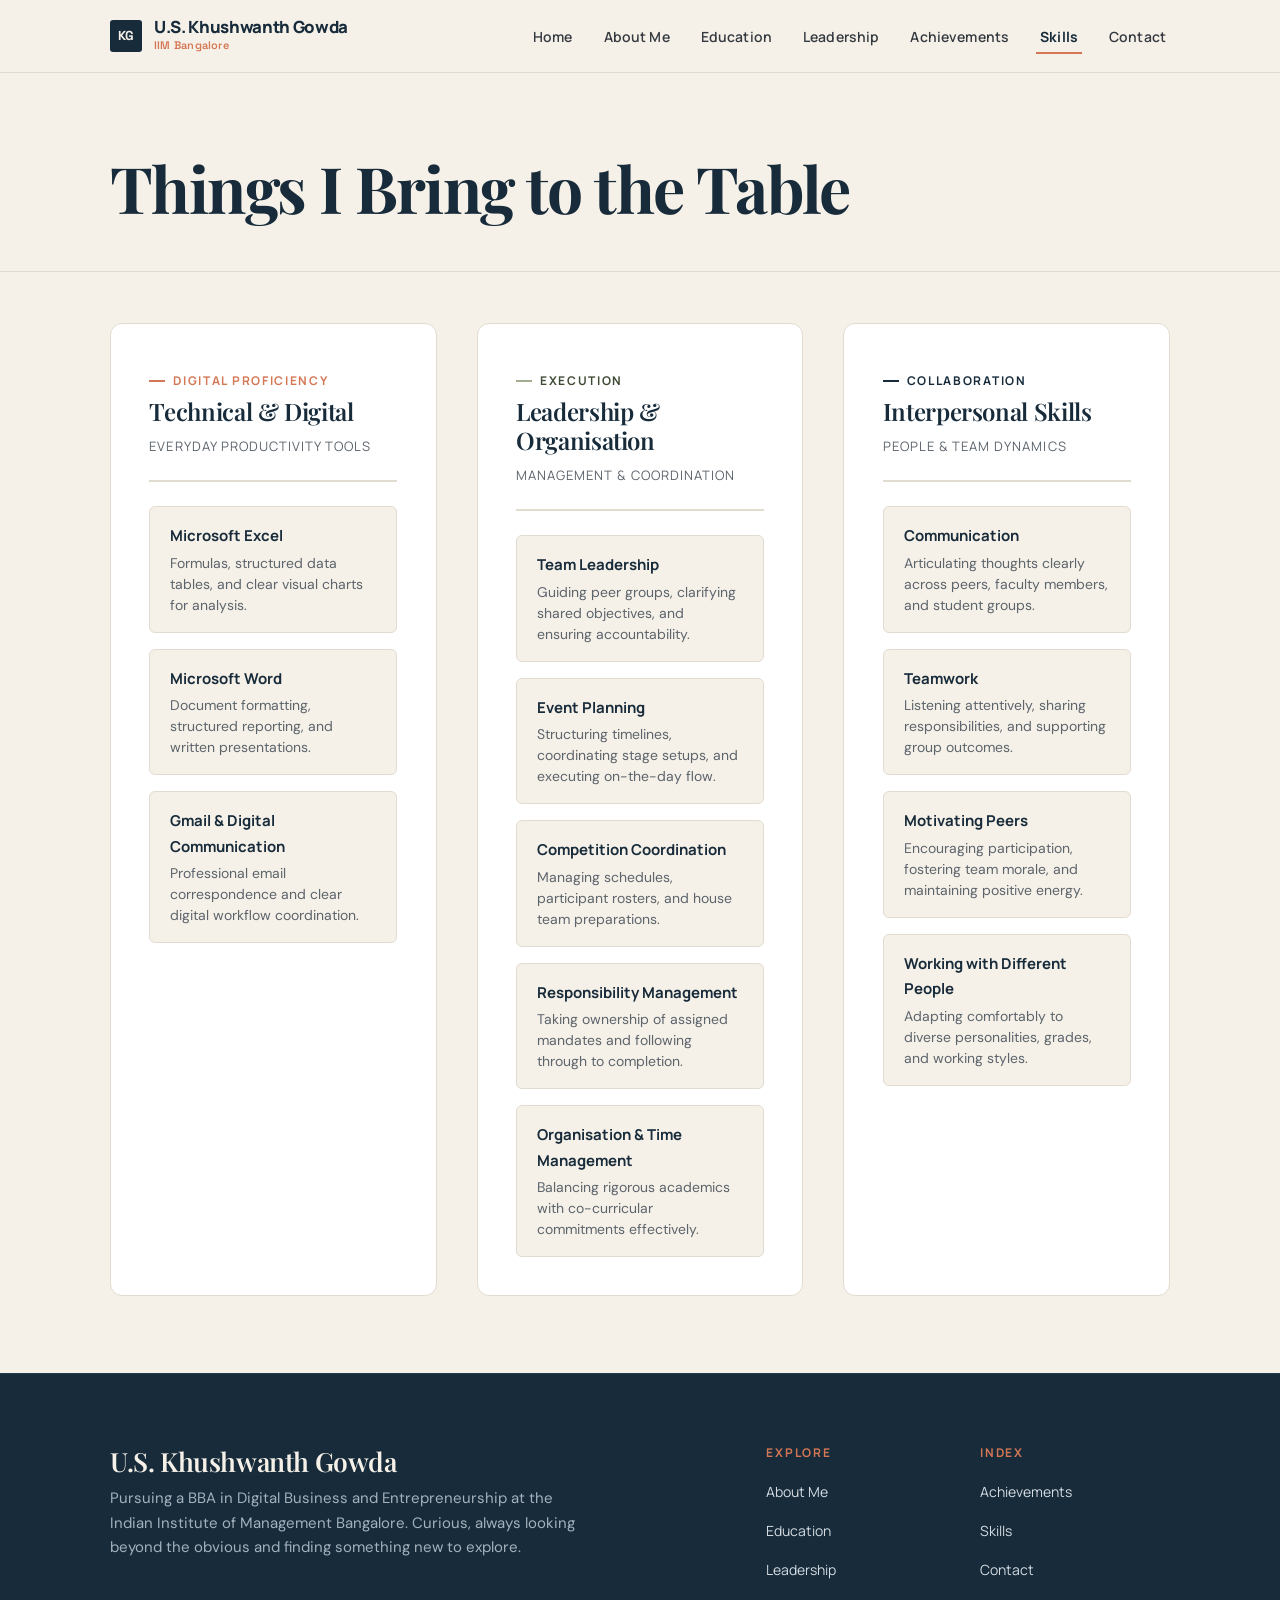
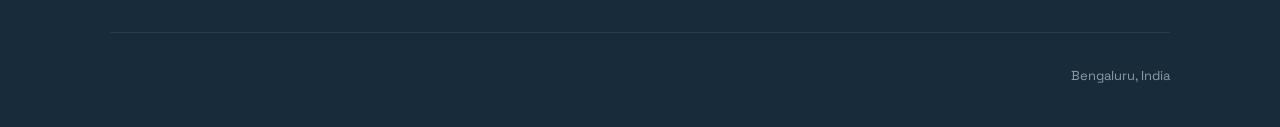
<file: skills.html>
<!DOCTYPE html>
<html lang="en">
<head>
  <meta charset="UTF-8">
  <meta name="viewport" content="width=device-width, initial-scale=1.0">
  <title>Skills — U.S. Khushwanth Gowda</title>
  <meta name="description" content="An honest summary of technical tools, leadership capabilities, and interpersonal strengths brought by U.S. Khushwanth Gowda.">

  <!-- Google Fonts Preconnect & Stylesheets -->
  <link rel="preconnect" href="https://fonts.googleapis.com">
  <link rel="preconnect" href="https://fonts.gstatic.com" crossorigin>
  <link href="https://fonts.googleapis.com/css2?family=DM+Sans:ital,opsz,wght@0,9..40,100..1000;1,9..40,100..1000&family=Manrope:wght@400;500;600;700;800&family=Playfair+Display:ital,wght@0,400..900;1,400..900&family=Space+Grotesk:wght@400;500;600;700&display=swap" rel="stylesheet">

  <!-- Shared CSS Stylesheet -->
  <link rel="stylesheet" href="style.css">
</head>
<body>

  <!-- Accessible Skip Link -->
  <a href="#main-content" class="skip-link">Skip to main content</a>

  <!-- Global Navigation Header -->
  <header class="site-header">
    <div class="container site-header__inner">
      <a href="index.html" class="site-brand" aria-label="U.S. Khushwanth Gowda Homepage">
        <span class="site-brand__monogram" aria-hidden="true">KG</span>
        <div class="site-brand__text">
          <span class="site-brand__name">U.S. Khushwanth Gowda</span>
          <span class="site-brand__affiliation">IIM Bangalore</span>
        </div>
      </a>

      <!-- Pure CSS Accessible Mobile Toggle -->
      <input type="checkbox" id="nav-toggle" class="nav-toggle" aria-label="Toggle navigation menu">
      <label for="nav-toggle" class="nav-toggle-label" aria-hidden="true">
        <span class="hamburger-icon">
          <span></span>
          <span></span>
          <span></span>
        </span>
      </label>

      <!-- Primary Navigation -->
      <nav class="site-nav" aria-label="Main Navigation">
        <ul class="nav-list">
          <li><a href="index.html" class="nav-link">Home</a></li>
          <li><a href="about.html" class="nav-link">About Me</a></li>
          <li><a href="education.html" class="nav-link">Education</a></li>
          <li><a href="leadership.html" class="nav-link">Leadership</a></li>
          <li><a href="achievements.html" class="nav-link">Achievements</a></li>
          <li><a href="skills.html" class="nav-link active" aria-current="page">Skills</a></li>
          <li><a href="contact.html" class="nav-link">Contact</a></li>
        </ul>
      </nav>
    </div>
  </header>

  <!-- Main Content -->
  <main id="main-content">

    <!-- Page Header -->
    <header class="page-header">
      <div class="container">
        <div class="page-header__inner">
          <h1 class="page-header__title">Things I Bring to the Table</h1>
        </div>
      </div>
    </header>

    <!-- Content Section -->
    <section class="section" style="padding-top: 0;">
      <div class="container">

        <div class="skills-layout">

          <!-- Cluster 1: Technical and Digital Skills -->
          <section class="skill-cluster" aria-labelledby="tech-skills-title">
            <div class="skill-cluster__header">
              <span class="eyebrow" style="margin-bottom: 0.35rem;">Digital Proficiency</span>
              <h2 id="tech-skills-title" class="skill-cluster__title">Technical &amp; Digital</h2>
              <span class="skill-cluster__subtitle">Everyday Productivity Tools</span>
            </div>

            <ul class="skill-list">
              <li class="skill-item">
                <div class="skill-item__name">Microsoft Excel</div>
                <div class="skill-item__desc">Formulas, structured data tables, and clear visual charts for analysis.</div>
              </li>

              <li class="skill-item">
                <div class="skill-item__name">Microsoft Word</div>
                <div class="skill-item__desc">Document formatting, structured reporting, and written presentations.</div>
              </li>

              <li class="skill-item">
                <div class="skill-item__name">Gmail &amp; Digital Communication</div>
                <div class="skill-item__desc">Professional email correspondence and clear digital workflow coordination.</div>
              </li>
            </ul>
          </section>

          <!-- Cluster 2: Leadership and Organisation -->
          <section class="skill-cluster" aria-labelledby="leadership-skills-title">
            <div class="skill-cluster__header">
              <span class="eyebrow eyebrow--sage" style="margin-bottom: 0.35rem;">Execution</span>
              <h2 id="leadership-skills-title" class="skill-cluster__title">Leadership &amp; Organisation</h2>
              <span class="skill-cluster__subtitle">Management &amp; Coordination</span>
            </div>

            <ul class="skill-list">
              <li class="skill-item">
                <div class="skill-item__name">Team Leadership</div>
                <div class="skill-item__desc">Guiding peer groups, clarifying shared objectives, and ensuring accountability.</div>
              </li>

              <li class="skill-item">
                <div class="skill-item__name">Event Planning</div>
                <div class="skill-item__desc">Structuring timelines, coordinating stage setups, and executing on-the-day flow.</div>
              </li>

              <li class="skill-item">
                <div class="skill-item__name">Competition Coordination</div>
                <div class="skill-item__desc">Managing schedules, participant rosters, and house team preparations.</div>
              </li>

              <li class="skill-item">
                <div class="skill-item__name">Responsibility Management</div>
                <div class="skill-item__desc">Taking ownership of assigned mandates and following through to completion.</div>
              </li>

              <li class="skill-item">
                <div class="skill-item__name">Organisation &amp; Time Management</div>
                <div class="skill-item__desc">Balancing rigorous academics with co-curricular commitments effectively.</div>
              </li>
            </ul>
          </section>

          <!-- Cluster 3: Interpersonal Skills -->
          <section class="skill-cluster" aria-labelledby="interpersonal-skills-title">
            <div class="skill-cluster__header">
              <span class="eyebrow eyebrow--ocean" style="margin-bottom: 0.35rem;">Collaboration</span>
              <h2 id="interpersonal-skills-title" class="skill-cluster__title">Interpersonal Skills</h2>
              <span class="skill-cluster__subtitle">People &amp; Team Dynamics</span>
            </div>

            <ul class="skill-list">
              <li class="skill-item">
                <div class="skill-item__name">Communication</div>
                <div class="skill-item__desc">Articulating thoughts clearly across peers, faculty members, and student groups.</div>
              </li>

              <li class="skill-item">
                <div class="skill-item__name">Teamwork</div>
                <div class="skill-item__desc">Listening attentively, sharing responsibilities, and supporting group outcomes.</div>
              </li>

              <li class="skill-item">
                <div class="skill-item__name">Motivating Peers</div>
                <div class="skill-item__desc">Encouraging participation, fostering team morale, and maintaining positive energy.</div>
              </li>

              <li class="skill-item">
                <div class="skill-item__name">Working with Different People</div>
                <div class="skill-item__desc">Adapting comfortably to diverse personalities, grades, and working styles.</div>
              </li>
            </ul>
          </section>

        </div>

      </div>
    </section>

  </main>

  <!-- Global Footer -->
  <footer class="site-footer">
    <div class="container">
      <div class="footer-top">
        <div class="footer-brand">
          <h3 class="footer-brand__name">U.S. Khushwanth Gowda</h3>
          <p class="footer-brand__desc">
            Pursuing a BBA in Digital Business and Entrepreneurship at the Indian Institute of Management Bangalore. Curious, always looking beyond the obvious and finding something new to explore.
          </p>
        </div>
        <div class="footer-nav">
          <div>
            <h4 class="footer-nav__title">Explore</h4>
            <ul class="footer-nav__list">
              <li><a href="about.html" class="footer-nav__link">About Me</a></li>
              <li><a href="education.html" class="footer-nav__link">Education</a></li>
              <li><a href="leadership.html" class="footer-nav__link">Leadership</a></li>
            </ul>
          </div>
          <div>
            <h4 class="footer-nav__title">Index</h4>
            <ul class="footer-nav__list">
              <li><a href="achievements.html" class="footer-nav__link">Achievements</a></li>
              <li><a href="skills.html" class="footer-nav__link">Skills</a></li>
              <li><a href="contact.html" class="footer-nav__link">Contact</a></li>
            </ul>
          </div>
        </div>
      </div>

      <div class="footer-bottom">
        <div>Bengaluru, India</div>
      </div>
    </div>
  </footer>

</body>
</html>
</file>
<file: style.css>
/* ==========================================================================
   PERSONAL PORTFOLIO — U.S. KHUSHWANTH GOWDA
   Shared Stylesheet (style.css)
   Built with Pure CSS3 & Semantic HTML5 (No Frameworks, No JS)
   ========================================================================== */

/* --------------------------------------------------------------------------
   0. CSS CUSTOM PROPERTIES (DESIGN TOKENS)
   Refined Creative & Distinctive Palette:
   - Deep Ocean:     #172B3A (Headings, nav, major dark surfaces)
   - Soft Parchment: #F6F1E8 (Primary canvas background)
   - Fresh Sage:     #A3AE91 (Subtle section backgrounds, secondary details)
   - Burnt Coral:    #D47755 (Selected buttons, links, important highlights)
   - Golden Mustard: #E6C878 (Used sparingly for small decorative accents)
   - Graphite:       #343A40 (Primary readable body text)
   -------------------------------------------------------------------------- */
:root {
  /* Core Palette Tokens */
  --color-ocean: #172B3A;             /* Deep Ocean: Headings, navigation, major elements */
  --color-ocean-light: #233C4F;       /* Deep Ocean light for hover states */
  --color-ocean-deep: #0E1C26;        /* Deep Ocean deep for gradients & dark panels */
  
  --color-parchment: #F6F1E8;         /* Soft Parchment: Primary page canvas */
  --color-parchment-surface: #FFFFFF; /* Pure crisp surface for cards */
  --color-parchment-muted: #ECE5D8;   /* Darker parchment for secondary surfaces */
  
  --color-sage: #A3AE91;              /* Fresh Sage: Subtle section backgrounds & secondary details */
  --color-sage-light: #F0F4EC;        /* Fresh Sage tint for subtle badges/panels */
  --color-sage-soft: rgba(163, 174, 145, 0.22);
  --color-sage-dark: #3F4B34;         /* High-contrast sage for accessible text */

  --color-coral: #D47755;             /* Burnt Coral: Selected buttons, links, important highlights */
  --color-coral-hover: #BF6544;       /* Deep Burnt Coral for hover states */
  --color-coral-soft: rgba(212, 119, 85, 0.14);

  --color-mustard: #E6C878;           /* Golden Mustard: Very sparingly for small decorative accents */
  --color-mustard-soft: rgba(230, 200, 120, 0.22);

  --color-graphite: #343A40;          /* Graphite: Primary readable body text */
  --color-graphite-muted: #5C646C;    /* Secondary muted body text */

  --color-border: #E2DBD0;            /* Warm soft border dividing lines */
  --color-border-dark: #D0C7B8;       /* Darker border for hover states */

  /* Backward Compatibility Aliases */
  --color-midnight: var(--color-ocean);
  --color-midnight-light: var(--color-ocean-light);
  --color-midnight-deep: var(--color-ocean-deep);
  --color-ivory: var(--color-parchment);
  --color-ivory-surface: var(--color-parchment-surface);
  --color-ivory-muted: var(--color-parchment-muted);
  --color-terracotta: var(--color-coral);
  --color-terracotta-hover: var(--color-coral-hover);
  --color-terracotta-soft: var(--color-coral-soft);
  --color-charcoal: var(--color-graphite);
  --color-charcoal-muted: var(--color-graphite-muted);
  --color-soft-grey: var(--color-border);
  --color-soft-grey-dark: var(--color-border-dark);

  /* Typography Stacks */
  --font-serif: 'Playfair Display', Georgia, 'Times New Roman', serif;
  --font-sans: 'DM Sans', -apple-system, BlinkMacSystemFont, 'Segoe UI', Roboto, sans-serif;
  --font-nav: 'Manrope', -apple-system, BlinkMacSystemFont, 'Segoe UI', sans-serif;
  --font-mono: 'Space Grotesk', 'Courier New', monospace;

  /* Spacing Scale */
  --space-2xs: 0.25rem;  /* 4px */
  --space-xs:  0.5rem;   /* 8px */
  --space-sm:  0.75rem;  /* 12px */
  --space-md:  1rem;     /* 16px */
  --space-lg:  1.5rem;   /* 24px */
  --space-xl:  2rem;     /* 32px */
  --space-2xl: 3rem;     /* 48px */
  --space-3xl: 4.5rem;   /* 72px */
  --space-4xl: 6rem;     /* 96px */

  /* Layout Containers */
  --container-max: 1140px;
  --container-narrow: 840px;
  --container-editorial: 760px;

  /* Shadows & Elevations */
  --shadow-subtle: 0 4px 20px -2px rgba(23, 43, 58, 0.05);
  --shadow-card: 0 10px 28px -4px rgba(23, 43, 58, 0.08);
  --shadow-hover: 0 16px 36px -6px rgba(23, 43, 58, 0.13);
  --shadow-dark: 0 16px 40px -8px rgba(14, 28, 38, 0.28);

  /* Border Radii */
  --radius-xs: 3px;
  --radius-sm: 6px;
  --radius-md: 12px;
  --radius-lg: 20px;
  --radius-full: 9999px;

  /* Transitions */
  --transition-fast: 0.18s ease;
  --transition-normal: 0.26s cubic-bezier(0.16, 1, 0.3, 1);
  --transition-slow: 0.4s cubic-bezier(0.16, 1, 0.3, 1);
}

/* --------------------------------------------------------------------------
   1. RESET & BASE STYLES
   -------------------------------------------------------------------------- */
*, *::before, *::after {
  box-sizing: border-box;
  margin: 0;
  padding: 0;
}

html {
  font-size: 16px;
  scroll-behavior: smooth;
  -webkit-font-smoothing: antialiased;
  -moz-osx-font-smoothing: grayscale;
}

body {
  background-color: var(--color-parchment);
  color: var(--color-graphite);
  font-family: var(--font-sans);
  font-size: 1.0625rem;
  line-height: 1.7;
  font-weight: 400;
  min-height: 100vh;
  display: flex;
  flex-direction: column;
  position: relative;
  overflow-x: hidden;
}

/* Accessibility: Skip to Content */
.skip-link {
  position: absolute;
  top: -100px;
  left: 1rem;
  background: var(--color-ocean);
  color: var(--color-parchment);
  padding: 0.75rem 1.25rem;
  font-family: var(--font-nav);
  font-weight: 600;
  font-size: 0.875rem;
  border-radius: var(--radius-sm);
  z-index: 9999;
  text-decoration: none;
  transition: top var(--transition-fast);
}

.skip-link:focus {
  top: 1rem;
  outline: 2px solid var(--color-coral);
}

/* Focus Visible Styling for Accessibility */
:focus-visible {
  outline: 2px solid var(--color-coral);
  outline-offset: 3px;
}

/* Text Selection */
::selection {
  background-color: var(--color-coral);
  color: #FFFFFF;
}

/* Images & Media */
img, svg {
  display: block;
  max-width: 100%;
}

/* Links */
a {
  color: inherit;
  text-decoration: none;
  transition: color var(--transition-normal);
}

/* --------------------------------------------------------------------------
   2. TYPOGRAPHIC SYSTEM
   -------------------------------------------------------------------------- */
h1, h2, h3, h4, h5, h6 {
  color: var(--color-ocean);
  font-family: var(--font-serif);
  font-weight: 600;
  line-height: 1.2;
  letter-spacing: -0.015em;
}

h1 {
  font-size: clamp(2.35rem, 5vw, 4rem);
  font-weight: 700;
  letter-spacing: -0.025em;
}

h2 {
  font-size: clamp(1.85rem, 3.5vw, 2.75rem);
}

h3 {
  font-size: clamp(1.35rem, 2.5vw, 1.85rem);
}

h4 {
  font-size: 1.25rem;
  font-family: var(--font-nav);
  font-weight: 700;
  letter-spacing: -0.01em;
}

p {
  margin-bottom: 1.25rem;
  color: var(--color-graphite);
}

p:last-child {
  margin-bottom: 0;
}

p.lead {
  font-size: clamp(1.125rem, 1.8vw, 1.35rem);
  line-height: 1.65;
  color: var(--color-graphite);
  font-weight: 400;
}

/* Eyebrow / Label: Small uppercase category indicator */
.eyebrow {
  display: inline-flex;
  align-items: center;
  gap: 0.5rem;
  font-family: var(--font-nav);
  font-size: 0.75rem;
  font-weight: 700;
  text-transform: uppercase;
  letter-spacing: 0.14em;
  color: var(--color-coral);
  margin-bottom: 0.75rem;
}

.eyebrow::before {
  content: "";
  display: inline-block;
  width: 16px;
  height: 2px;
  background-color: var(--color-coral);
}

.eyebrow--sage {
  color: var(--color-sage-dark);
}
.eyebrow--sage::before {
  background-color: var(--color-sage);
}

.eyebrow--midnight,
.eyebrow--ocean {
  color: var(--color-ocean);
}
.eyebrow--midnight::before,
.eyebrow--ocean::before {
  background-color: var(--color-ocean);
}

.eyebrow--mustard {
  color: #8C7328;
}
.eyebrow--mustard::before {
  background-color: var(--color-mustard);
}

/* Space Grotesk Numerals and Data Badges */
.numeral {
  font-family: var(--font-mono);
  font-variant-numeric: tabular-nums;
  letter-spacing: -0.02em;
}

/* Editorial Blockquote */
.editorial-quote {
  position: relative;
  padding: 1.75rem 2rem 1.75rem 2.25rem;
  margin: 1.5rem 0 2.5rem;
  border-left: 3px solid var(--color-coral);
  background: var(--color-parchment-surface);
  border-radius: 0 var(--radius-md) var(--radius-md) 0;
  box-shadow: var(--shadow-subtle);
}

.editorial-quote p {
  font-family: var(--font-serif);
  font-size: clamp(1.15rem, 2vw, 1.35rem);
  font-style: italic;
  line-height: 1.55;
  color: var(--color-ocean);
  margin-bottom: 0.5rem;
}

.editorial-quote cite {
  display: block;
  font-family: var(--font-nav);
  font-size: 0.8125rem;
  font-style: normal;
  font-weight: 600;
  text-transform: uppercase;
  letter-spacing: 0.1em;
  color: var(--color-graphite-muted);
}

/* --------------------------------------------------------------------------
   3. LAYOUT CONTAINERS & GRID
   -------------------------------------------------------------------------- */
.container {
  width: 100%;
  max-width: var(--container-max);
  margin-left: auto;
  margin-right: auto;
  padding-left: clamp(1.25rem, 4vw, 2.5rem);
  padding-right: clamp(1.25rem, 4vw, 2.5rem);
}

.container--narrow {
  max-width: var(--container-narrow);
}

.container--editorial {
  max-width: var(--container-editorial);
}

.section {
  padding-top: clamp(2.5rem, 6vw, 5rem);
  padding-bottom: clamp(2.5rem, 6vw, 5rem);
  position: relative;
}

.section--sm {
  padding-top: clamp(2rem, 4vw, 3.5rem);
  padding-bottom: clamp(2rem, 4vw, 3.5rem);
}

/* Page Header (Consistent, clean interior page hero) */
.page-header {
  padding-top: clamp(3rem, 6vw, 5rem);
  padding-bottom: clamp(1.5rem, 3.5vw, 2.75rem);
  border-bottom: 1px solid var(--color-border);
  margin-bottom: clamp(2rem, 4vw, 3.5rem);
  position: relative;
}

.page-header__inner {
  display: flex;
  flex-direction: column;
  align-items: flex-start;
}

.page-header__title {
  margin-top: 0;
  margin-bottom: 0.5rem;
}

.page-header__title:last-child {
  margin-bottom: 0;
}

.page-header__desc {
  max-width: 620px;
  font-size: 1.125rem;
  line-height: 1.6;
  color: var(--color-graphite-muted);
  margin-bottom: 0;
}

/* --------------------------------------------------------------------------
   4. NAVIGATION (DESKTOP & ACCESSIBLE PURE-CSS MOBILE)
   -------------------------------------------------------------------------- */
.site-header {
  position: sticky;
  top: 0;
  z-index: 1000;
  background-color: rgba(246, 241, 232, 0.94);
  backdrop-filter: blur(12px);
  -webkit-backdrop-filter: blur(12px);
  border-bottom: 1px solid var(--color-border);
  transition: all var(--transition-normal);
}

.site-header__inner {
  display: flex;
  align-items: center;
  justify-content: space-between;
  height: 4.5rem;
}

/* Brand / Logo */
.site-brand {
  display: inline-flex;
  align-items: center;
  gap: 0.75rem;
  font-family: var(--font-nav);
  font-weight: 800;
  font-size: 1.05rem;
  letter-spacing: -0.02em;
  color: var(--color-ocean);
  text-decoration: none;
}

.site-brand__monogram {
  width: 32px;
  height: 32px;
  border-radius: var(--radius-xs);
  background-color: var(--color-ocean);
  color: var(--color-parchment);
  display: flex;
  align-items: center;
  justify-content: center;
  font-family: var(--font-mono);
  font-size: 0.8125rem;
  font-weight: 700;
  transition: transform var(--transition-fast), background-color var(--transition-normal);
}

.site-brand:hover .site-brand__monogram {
  background-color: var(--color-coral);
}

.site-brand__text {
  display: flex;
  flex-direction: column;
}

.site-brand__name {
  line-height: 1.15;
}

.site-brand__affiliation {
  font-family: var(--font-mono);
  font-size: 0.6875rem;
  font-weight: 600;
  color: var(--color-coral);
  letter-spacing: 0.02em;
}

/* Navigation Links List */
.site-nav {
  display: flex;
  align-items: center;
}

.nav-list {
  display: flex;
  align-items: center;
  list-style: none;
  gap: clamp(0.75rem, 1.8vw, 1.75rem);
}

.nav-link {
  font-family: var(--font-nav);
  font-size: 0.875rem;
  font-weight: 600;
  color: var(--color-graphite);
  text-decoration: none;
  padding: 0.5rem 0.25rem;
  position: relative;
  transition: color var(--transition-fast);
  letter-spacing: 0.01em;
}

.nav-link::after {
  content: "";
  position: absolute;
  bottom: 0;
  left: 0;
  width: 0;
  height: 2px;
  background-color: var(--color-coral);
  transition: width var(--transition-normal);
}

.nav-link:hover {
  color: var(--color-ocean);
}

.nav-link:hover::after {
  width: 100%;
}

/* Active Page Navigation State */
.nav-link.active {
  color: var(--color-ocean);
  font-weight: 700;
}

.nav-link.active::after {
  width: 100%;
  background-color: var(--color-coral);
}

/* Pure CSS Mobile Navigation Hamburger */
.nav-toggle {
  display: none;
}

.nav-toggle-label {
  display: none;
  width: 44px;
  height: 44px;
  align-items: center;
  justify-content: center;
  cursor: pointer;
  border-radius: var(--radius-sm);
  background: transparent;
  border: 1px solid var(--color-border);
  transition: all var(--transition-fast);
}

.nav-toggle-label:hover {
  background-color: var(--color-parchment-surface);
  border-color: var(--color-coral);
}

.hamburger-icon {
  width: 20px;
  height: 14px;
  position: relative;
  display: flex;
  flex-direction: column;
  justify-content: space-between;
}

.hamburger-icon span {
  display: block;
  height: 2px;
  width: 100%;
  background-color: var(--color-ocean);
  border-radius: 2px;
  transition: transform var(--transition-normal), opacity var(--transition-fast);
}

/* Mobile Media Query for Nav */
@media (max-width: 900px) {
  .nav-toggle-label {
    display: flex;
  }

  .site-nav {
    position: fixed;
    top: 4.5rem;
    left: 0;
    right: 0;
    background-color: var(--color-parchment);
    border-bottom: 1px solid var(--color-border);
    padding: 1.5rem 2rem 2rem;
    display: none;
    box-shadow: var(--shadow-card);
  }

  .nav-list {
    flex-direction: column;
    align-items: flex-start;
    gap: 1.25rem;
    width: 100%;
  }

  .nav-link {
    font-size: 1.05rem;
    display: block;
    width: 100%;
    padding: 0.5rem 0;
    border-bottom: 1px dashed var(--color-border);
  }

  .nav-link::after {
    display: none;
  }

  .nav-link.active {
    color: var(--color-coral);
    border-bottom-color: var(--color-coral);
  }

  .nav-toggle:checked ~ .site-nav {
    display: block;
    animation: slideDown 0.25s ease forwards;
  }

  .nav-toggle:checked ~ .nav-toggle-label .hamburger-icon span:nth-child(1) {
    transform: translateY(6px) rotate(45deg);
  }
  .nav-toggle:checked ~ .nav-toggle-label .hamburger-icon span:nth-child(2) {
    opacity: 0;
  }
  .nav-toggle:checked ~ .nav-toggle-label .hamburger-icon span:nth-child(3) {
    transform: translateY(-6px) rotate(-45deg);
  }
}

@keyframes slideDown {
  from {
    opacity: 0;
    transform: translateY(-8px);
  }
  to {
    opacity: 1;
    transform: translateY(0);
  }
}

/* --------------------------------------------------------------------------
   5. BUTTONS & INTERACTIVE ELEMENTS
   -------------------------------------------------------------------------- */
.btn {
  display: inline-flex;
  align-items: center;
  justify-content: center;
  gap: 0.65rem;
  font-family: var(--font-nav);
  font-size: 0.875rem;
  font-weight: 700;
  letter-spacing: 0.04em;
  padding: 0.85rem 1.75rem;
  border-radius: var(--radius-sm);
  text-decoration: none;
  transition: all var(--transition-normal);
  cursor: pointer;
  border: 1px solid transparent;
}

.btn--primary {
  background-color: var(--color-ocean);
  color: var(--color-parchment);
  box-shadow: 0 4px 12px rgba(23, 43, 58, 0.15);
}

.btn--primary:hover {
  background-color: var(--color-coral);
  color: #FFFFFF;
  transform: translateY(-2px);
  box-shadow: 0 6px 16px rgba(212, 119, 85, 0.25);
}

.btn--secondary {
  background-color: transparent;
  color: var(--color-ocean);
  border-color: var(--color-border-dark);
}

.btn--secondary:hover {
  background-color: var(--color-parchment-surface);
  border-color: var(--color-ocean);
  color: var(--color-ocean);
  transform: translateY(-2px);
}

.btn--coral,
.btn--terracotta {
  background-color: var(--color-coral);
  color: #FFFFFF;
}

.btn--coral:hover,
.btn--terracotta:hover {
  background-color: var(--color-coral-hover);
  color: #FFFFFF;
  transform: translateY(-2px);
  box-shadow: 0 6px 16px rgba(212, 119, 85, 0.25);
}

.btn-group {
  display: flex;
  flex-wrap: wrap;
  gap: 1rem;
  margin-top: 1.75rem;
}

/* Text link with subtle Burnt Coral underline animation */
.editorial-link {
  color: var(--color-ocean);
  font-weight: 600;
  position: relative;
  display: inline-flex;
  align-items: center;
  gap: 0.35rem;
  text-decoration: none;
  border-bottom: 1px solid var(--color-coral);
  transition: all var(--transition-fast);
}

.editorial-link:hover {
  color: var(--color-coral);
  border-bottom-color: transparent;
  transform: translateX(3px);
}

/* --------------------------------------------------------------------------
   6. CARDS, SURFACES & CONTAINERS
   -------------------------------------------------------------------------- */
.card {
  background-color: var(--color-parchment-surface);
  border: 1px solid var(--color-border);
  border-radius: var(--radius-md);
  padding: clamp(1.5rem, 3vw, 2.25rem);
  transition: transform var(--transition-normal), box-shadow var(--transition-normal), border-color var(--transition-normal);
  position: relative;
}

.card:hover {
  border-color: var(--color-border-dark);
  box-shadow: var(--shadow-card);
  transform: translateY(-3px);
}

.card--sage-tint {
  background-color: var(--color-sage-light);
  border-color: rgba(163, 174, 145, 0.45);
}

/* Badges & Tags */
.tag {
  display: inline-flex;
  align-items: center;
  font-family: var(--font-nav);
  font-size: 0.75rem;
  font-weight: 700;
  letter-spacing: 0.06em;
  text-transform: uppercase;
  padding: 0.35rem 0.75rem;
  border-radius: var(--radius-full);
  background-color: var(--color-parchment-muted);
  color: var(--color-ocean);
  border: 1px solid var(--color-border);
}

.tag--terracotta,
.tag--coral {
  background-color: var(--color-coral-soft);
  color: var(--color-coral);
  border-color: rgba(212, 119, 85, 0.28);
}

.tag--sage {
  background-color: var(--color-sage-soft);
  color: var(--color-sage-dark);
  border-color: rgba(163, 174, 145, 0.45);
}

.tag--mustard {
  background-color: var(--color-mustard-soft);
  color: #7A631E;
  border-color: rgba(230, 200, 120, 0.45);
}

/* --------------------------------------------------------------------------
   7. PAGE 1: HOME PAGE (EDITORIAL REFINED IDENTITY)
   -------------------------------------------------------------------------- */
.hero-editorial {
  padding-top: clamp(3.5rem, 7vw, 6.5rem);
  padding-bottom: clamp(3.5rem, 7vw, 6rem);
  border-bottom: 1px solid var(--color-border);
  position: relative;
}

.hero-editorial__layout {
  max-width: 860px;
  margin: 0;
}

.hero-name {
  font-family: var(--font-serif);
  font-size: clamp(2.75rem, 5.8vw, 4.65rem);
  font-weight: 800;
  line-height: 1.08;
  letter-spacing: -0.03em;
  color: var(--color-ocean);
  margin-bottom: 1.5rem;
}

.hero-name span.italic-accent {
  font-style: italic;
  font-weight: 400;
  color: var(--color-coral);
}

.hero-identity {
  margin-bottom: 1.75rem;
}

.hero-person-name {
  font-family: var(--font-serif);
  font-size: clamp(1.65rem, 2.8vw, 2.25rem);
  color: var(--color-ocean);
  margin-bottom: 0.75rem;
}

.hero-affiliation {
  display: inline-flex;
  align-items: center;
  flex-wrap: wrap;
  gap: 0.65rem;
  font-family: var(--font-mono);
  font-size: clamp(0.875rem, 1.2vw, 1rem);
  font-weight: 600;
  color: var(--color-ocean);
  background-color: var(--color-parchment-surface);
  border: 1px solid var(--color-border);
  padding: 0.65rem 1.15rem;
  border-radius: var(--radius-sm);
  box-shadow: var(--shadow-subtle);
}

/* Golden Mustard touch used very sparingly for the small dot accent */
.hero-affiliation__dot {
  color: var(--color-mustard);
  font-weight: bold;
}

.hero-bio {
  max-width: 680px;
  font-size: clamp(1.05rem, 1.35vw, 1.185rem);
  line-height: 1.78;
  color: var(--color-graphite);
  margin-bottom: 1.75rem;
}

.hero-bio p {
  margin-bottom: 1.15rem;
}

.hero-bio p:last-child {
  margin-bottom: 0;
}

/* Explore Route Manifest / Index Grid */
.manifest-section {
  padding-top: clamp(3rem, 6vw, 5rem);
  padding-bottom: clamp(3rem, 6vw, 5rem);
}

.manifest-header {
  margin-bottom: clamp(2rem, 4vw, 3rem);
}

.manifest-grid {
  display: grid;
  grid-template-columns: repeat(auto-fit, minmax(280px, 1fr));
  gap: 1.5rem;
}

.manifest-card {
  display: flex;
  flex-direction: column;
  justify-content: space-between;
  min-height: 220px;
  background: var(--color-parchment-surface);
  border: 1px solid var(--color-border);
  border-radius: var(--radius-md);
  padding: 1.75rem;
  text-decoration: none;
  transition: all var(--transition-normal);
  position: relative;
  overflow: hidden;
}

.manifest-card::before {
  content: "";
  position: absolute;
  top: 0;
  left: 0;
  width: 100%;
  height: 3px;
  background-color: transparent;
  transition: background-color var(--transition-normal);
}

.manifest-card:hover {
  transform: translateY(-4px);
  border-color: var(--color-border-dark);
  box-shadow: var(--shadow-card);
}

.manifest-card:hover::before {
  background-color: var(--color-coral);
}

.manifest-card__num {
  font-family: var(--font-mono);
  font-size: 0.8125rem;
  font-weight: 700;
  color: var(--color-coral);
  letter-spacing: 0.05em;
  margin-bottom: 1.25rem;
}

.manifest-card__title {
  font-family: var(--font-serif);
  font-size: 1.45rem;
  color: var(--color-ocean);
  margin-bottom: 0.5rem;
  line-height: 1.2;
}

.manifest-card__desc {
  font-size: 0.9375rem;
  color: var(--color-graphite-muted);
  line-height: 1.5;
  margin-bottom: 1.5rem;
}

.manifest-card__arrow {
  display: inline-flex;
  align-items: center;
  gap: 0.35rem;
  font-family: var(--font-nav);
  font-size: 0.8125rem;
  font-weight: 700;
  text-transform: uppercase;
  letter-spacing: 0.1em;
  color: var(--color-ocean);
  transition: color var(--transition-fast), transform var(--transition-fast);
}

.manifest-card:hover .manifest-card__arrow {
  color: var(--color-coral);
  transform: translateX(4px);
}

/* Home Bottom Mandatory Quote Banner (Deep Ocean) */
.home-closing-banner {
  background-color: var(--color-ocean);
  color: var(--color-parchment);
  padding: clamp(2.5rem, 5vw, 4rem) 0;
  border-top: 1px solid var(--color-ocean-light);
  text-align: center;
}

.home-closing-banner p {
  font-family: var(--font-serif);
  font-size: clamp(1.25rem, 2.5vw, 1.85rem);
  font-style: italic;
  font-weight: 400;
  line-height: 1.45;
  color: var(--color-parchment);
  max-width: 780px;
  margin-left: auto;
  margin-right: auto;
}

/* Golden Mustard sparingly applied for the final period accent */
.home-closing-banner span.dot-accent {
  color: var(--color-mustard);
}

/* --------------------------------------------------------------------------
   8. PAGE 2: ABOUT ME SPECIFIC STYLES
   -------------------------------------------------------------------------- */
.about-grid {
  display: grid;
  grid-template-columns: 1.2fr 0.8fr;
  gap: clamp(2.5rem, 5vw, 4.5rem);
  align-items: start;
}

.narrative-block {
  font-size: 1.125rem;
  line-height: 1.8;
  color: var(--color-graphite);
}

.narrative-block p {
  margin-bottom: 1.75rem;
}

/* Visually distinct subsection: "A Change of Direction" */
.direction-change-panel {
  background: linear-gradient(135deg, #F8F4EC 0%, #EFE9DE 100%);
  border: 1px solid var(--color-border);
  border-left: 5px solid var(--color-coral);
  border-radius: var(--radius-sm) var(--radius-md) var(--radius-md) var(--radius-sm);
  padding: clamp(1.75rem, 3.5vw, 2.5rem);
  margin: 2.5rem 0;
  box-shadow: var(--shadow-subtle);
  position: relative;
}

.direction-change-panel__badge {
  display: inline-flex;
  align-items: center;
  gap: 0.5rem;
  font-family: var(--font-mono);
  font-size: 0.75rem;
  font-weight: 700;
  color: var(--color-coral);
  text-transform: uppercase;
  letter-spacing: 0.1em;
  margin-bottom: 0.85rem;
}

.direction-change-panel__title {
  font-family: var(--font-serif);
  font-size: clamp(1.4rem, 2.2vw, 1.85rem);
  color: var(--color-ocean);
  margin-bottom: 1rem;
}

.direction-change-panel p {
  font-size: 1.0625rem;
  line-height: 1.75;
  color: var(--color-graphite);
  margin-bottom: 0;
}

/* About Sidebar Card (Deep Ocean) */
.about-sidebar {
  display: flex;
  flex-direction: column;
  gap: 2rem;
}

.portrait-substitute {
  background: var(--color-ocean);
  color: var(--color-parchment);
  border-radius: var(--radius-md);
  padding: 2.25rem;
  box-shadow: var(--shadow-dark);
  position: relative;
  overflow: hidden;
}

.portrait-substitute::after {
  content: "";
  position: absolute;
  bottom: -30px;
  right: -30px;
  width: 140px;
  height: 140px;
  border-radius: 50%;
  border: 1px solid rgba(255, 255, 255, 0.08);
}

.portrait-substitute__title {
  font-family: var(--font-mono);
  font-size: 0.75rem;
  text-transform: uppercase;
  letter-spacing: 0.12em;
  color: var(--color-mustard);
  margin-bottom: 1.25rem;
}

.meta-list {
  list-style: none;
  display: flex;
  flex-direction: column;
  gap: 1.15rem;
}

.meta-item {
  display: flex;
  flex-direction: column;
  gap: 0.25rem;
  border-bottom: 1px solid rgba(255, 255, 255, 0.08);
  padding-bottom: 0.85rem;
}

.meta-item:last-child {
  border-bottom: none;
  padding-bottom: 0;
}

.meta-label {
  font-family: var(--font-nav);
  font-size: 0.75rem;
  text-transform: uppercase;
  letter-spacing: 0.08em;
  color: #9AA8B4;
}

.meta-value {
  font-family: var(--font-mono);
  font-size: 0.9375rem;
  font-weight: 500;
  color: var(--color-parchment);
}

/* --------------------------------------------------------------------------
   9. PAGE 3: EDUCATION SPECIFIC STYLES
   -------------------------------------------------------------------------- */
.academic-journey {
  display: flex;
  flex-direction: column;
  gap: 2rem;
  position: relative;
}

/* Flagship Card: IIM Bangalore (Deep Ocean flagship canvas) */
.education-flagship {
  background: linear-gradient(135deg, var(--color-ocean) 0%, var(--color-ocean-deep) 100%);
  color: var(--color-parchment);
  border-radius: var(--radius-lg);
  padding: clamp(2rem, 4.5vw, 3.25rem);
  box-shadow: var(--shadow-dark);
  border: 1px solid rgba(212, 119, 85, 0.35);
  position: relative;
  overflow: hidden;
}

.education-flagship::before {
  content: "";
  position: absolute;
  top: 0;
  right: 0;
  width: 280px;
  height: 280px;
  background: radial-gradient(circle, rgba(212, 119, 85, 0.15) 0%, transparent 70%);
  pointer-events: none;
}

.flagship-header {
  display: flex;
  justify-content: space-between;
  align-items: flex-start;
  flex-wrap: wrap;
  gap: 1rem;
  margin-bottom: 1.25rem;
}

.flagship-institution {
  font-family: var(--font-serif);
  font-size: clamp(1.85rem, 3.2vw, 2.65rem);
  color: var(--color-parchment);
  line-height: 1.15;
}

.flagship-badge {
  display: inline-flex;
  align-items: center;
  gap: 0.5rem;
  background-color: var(--color-coral);
  color: #FFFFFF;
  font-family: var(--font-mono);
  font-size: 0.8125rem;
  font-weight: 700;
  padding: 0.45rem 1rem;
  border-radius: var(--radius-full);
  letter-spacing: 0.04em;
}

/* Golden Mustard sparingly applied for the live pulse indicator dot */
.flagship-badge::before {
  content: "";
  width: 7px;
  height: 7px;
  border-radius: 50%;
  background-color: var(--color-mustard);
  display: inline-block;
  box-shadow: 0 0 6px rgba(230, 200, 120, 0.7);
}

.flagship-programme {
  font-family: var(--font-nav);
  font-size: clamp(1.15rem, 1.8vw, 1.45rem);
  font-weight: 600;
  color: #E2E7EC;
  margin-bottom: 1.25rem;
}

.flagship-meta {
  display: flex;
  flex-wrap: wrap;
  gap: 1.5rem;
  padding-top: 1.5rem;
  border-top: 1px solid rgba(255, 255, 255, 0.12);
}

.meta-pill {
  display: flex;
  flex-direction: column;
}

.meta-pill__label {
  font-family: var(--font-nav);
  font-size: 0.75rem;
  text-transform: uppercase;
  letter-spacing: 0.08em;
  color: #9AA8B4;
  margin-bottom: 0.25rem;
}

.meta-pill__value {
  font-family: var(--font-mono);
  font-size: 1.05rem;
  font-weight: 600;
  color: var(--color-parchment);
}

/* Secondary Education Timeline Items */
.timeline-grid {
  display: grid;
  grid-template-columns: repeat(auto-fit, minmax(300px, 1fr));
  gap: 1.75rem;
}

.academic-card {
  background: var(--color-parchment-surface);
  border: 1px solid var(--color-border);
  border-radius: var(--radius-md);
  padding: 2rem;
  display: flex;
  flex-direction: column;
  justify-content: space-between;
  transition: all var(--transition-normal);
  position: relative;
}

.academic-card:hover {
  border-color: var(--color-border-dark);
  box-shadow: var(--shadow-card);
  transform: translateY(-3px);
}

.academic-card--transitional {
  background: #F4EFE6;
  border-style: dashed;
  border-color: var(--color-border-dark);
}

.academic-card__year {
  font-family: var(--font-mono);
  font-size: 0.875rem;
  font-weight: 700;
  color: var(--color-coral);
  margin-bottom: 0.75rem;
}

.academic-card__school {
  font-family: var(--font-serif);
  font-size: 1.5rem;
  color: var(--color-ocean);
  margin-bottom: 0.5rem;
  line-height: 1.25;
}

.academic-card__course {
  font-family: var(--font-nav);
  font-size: 0.9375rem;
  color: var(--color-graphite-muted);
  margin-bottom: 1.5rem;
}

.score-display {
  display: flex;
  align-items: baseline;
  gap: 0.75rem;
  background: var(--color-parchment);
  border: 1px solid var(--color-border);
  border-radius: var(--radius-sm);
  padding: 0.85rem 1.15rem;
  margin-top: auto;
}

.score-display__number {
  font-family: var(--font-mono);
  font-size: 1.65rem;
  font-weight: 700;
  color: var(--color-ocean);
  line-height: 1;
}

.score-display__rank {
  font-family: var(--font-nav);
  font-size: 0.75rem;
  font-weight: 700;
  text-transform: uppercase;
  letter-spacing: 0.08em;
  color: var(--color-coral);
}

/* --------------------------------------------------------------------------
   10. PAGE 4: LEADERSHIP SPECIFIC STYLES
   -------------------------------------------------------------------------- */
.leadership-stories {
  display: flex;
  flex-direction: column;
  gap: clamp(2.5rem, 5vw, 4.5rem);
}

.leadership-story {
  display: grid;
  grid-template-columns: 0.85fr 1.15fr;
  gap: clamp(2rem, 4vw, 3.5rem);
  background: var(--color-parchment-surface);
  border: 1px solid var(--color-border);
  border-radius: var(--radius-lg);
  padding: clamp(2rem, 4vw, 3.25rem);
  box-shadow: var(--shadow-subtle);
  transition: all var(--transition-normal);
  align-items: start;
}

.leadership-story:hover {
  box-shadow: var(--shadow-card);
  border-color: var(--color-border-dark);
}

.leadership-story--reversed {
  grid-template-columns: 1.15fr 0.85fr;
}

.story-meta-panel {
  display: flex;
  flex-direction: column;
}

.story-number {
  font-family: var(--font-mono);
  font-size: 2.75rem;
  font-weight: 700;
  color: var(--color-sage);
  line-height: 1;
  margin-bottom: 0.75rem;
}

.story-title {
  font-family: var(--font-serif);
  font-size: clamp(1.75rem, 2.8vw, 2.35rem);
  color: var(--color-ocean);
  line-height: 1.2;
  margin-bottom: 0.75rem;
}

.story-duration {
  display: inline-flex;
  align-items: center;
  gap: 0.35rem;
  font-family: var(--font-mono);
  font-size: 0.8125rem;
  font-weight: 600;
  color: var(--color-coral);
  text-transform: uppercase;
  letter-spacing: 0.06em;
  margin-bottom: 1.5rem;
}

.story-content {
  display: flex;
  flex-direction: column;
  gap: 1.25rem;
}

.story-content p {
  font-size: 1.0625rem;
  line-height: 1.75;
  color: var(--color-graphite);
  margin-bottom: 0;
}

.responsibility-list {
  list-style: none;
  display: flex;
  flex-direction: column;
  gap: 0.95rem;
  margin-top: 0.5rem;
}

.responsibility-item {
  position: relative;
  padding-left: 1.75rem;
  font-size: 1.05rem;
  line-height: 1.6;
  color: var(--color-graphite);
}

.responsibility-item::before {
  content: "";
  position: absolute;
  left: 0;
  top: 0.55rem;
  width: 8px;
  height: 8px;
  border-radius: 50%;
  background-color: var(--color-coral);
}

/* --------------------------------------------------------------------------
   11. PAGE 5: ACHIEVEMENTS SPECIFIC STYLES & REFINED QUOTE BOX
   -------------------------------------------------------------------------- */
.achievements-grid {
  display: grid;
  grid-template-columns: repeat(auto-fit, minmax(320px, 1fr));
  gap: clamp(1.75rem, 3.5vw, 3rem);
}

.achievement-card {
  background: var(--color-parchment-surface);
  border: 1px solid var(--color-border);
  border-radius: var(--radius-lg);
  padding: clamp(2rem, 4vw, 3rem);
  display: flex;
  flex-direction: column;
  justify-content: space-between;
  min-height: 320px;
  transition: all var(--transition-normal);
  position: relative;
  overflow: hidden;
}

.achievement-card::before {
  content: "";
  position: absolute;
  top: 0;
  left: 0;
  width: 4px;
  height: 100%;
  background-color: var(--color-sage);
  transition: background-color var(--transition-normal), width var(--transition-normal);
}

.achievement-card:hover {
  transform: translateY(-4px);
  border-color: var(--color-border-dark);
  box-shadow: var(--shadow-card);
}

.achievement-card:hover::before {
  background-color: var(--color-coral);
  width: 6px;
}

.achievement-card__badge {
  font-family: var(--font-mono);
  font-size: 0.8125rem;
  font-weight: 700;
  color: var(--color-coral);
  letter-spacing: 0.08em;
  text-transform: uppercase;
  margin-bottom: 1.25rem;
}

.achievement-card__title {
  font-family: var(--font-serif);
  font-size: clamp(1.75rem, 2.5vw, 2.25rem);
  color: var(--color-ocean);
  margin-bottom: 1.25rem;
  line-height: 1.2;
}

.achievement-card__desc {
  font-size: 1.125rem;
  line-height: 1.7;
  color: var(--color-graphite);
  margin-bottom: 1.5rem;
}

.achievement-card__footer {
  border-top: 1px solid var(--color-border);
  padding-top: 1.25rem;
  display: flex;
  align-items: center;
  justify-content: space-between;
}

.achievement-card__tag {
  font-family: var(--font-nav);
  font-size: 0.75rem;
  font-weight: 700;
  color: var(--color-graphite-muted);
  text-transform: uppercase;
  letter-spacing: 0.08em;
}

/* Balanced, wide quote box fitting page naturally */
.achievements-quote-box {
  margin-top: clamp(2.5rem, 5vw, 4rem);
  width: 100%;
  background: var(--color-parchment-surface);
  border: 1px solid var(--color-border);
  border-left: 4px solid var(--color-coral);
  border-radius: var(--radius-md);
  padding: clamp(1.75rem, 3.5vw, 2.5rem);
  box-shadow: var(--shadow-subtle);
  transition: border-color var(--transition-normal);
}

.achievements-quote-box p {
  font-family: var(--font-serif);
  font-style: italic;
  font-size: clamp(1.0625rem, 1.8vw, 1.25rem);
  line-height: 1.65;
  color: var(--color-ocean);
  margin-bottom: 0;
}

/* --------------------------------------------------------------------------
   12. PAGE 6: SKILLS SPECIFIC STYLES (CLEAN & COMPLETE)
   -------------------------------------------------------------------------- */
.skills-layout {
  display: grid;
  grid-template-columns: repeat(auto-fit, minmax(300px, 1fr));
  gap: clamp(1.75rem, 3.5vw, 2.5rem);
}

.skill-cluster {
  background: var(--color-parchment-surface);
  border: 1px solid var(--color-border);
  border-radius: var(--radius-md);
  padding: clamp(1.75rem, 3vw, 2.5rem);
  display: flex;
  flex-direction: column;
  transition: all var(--transition-normal);
}

.skill-cluster:hover {
  border-color: var(--color-border-dark);
  box-shadow: var(--shadow-card);
  transform: translateY(-3px);
}

.skill-cluster__header {
  border-bottom: 2px solid var(--color-border);
  padding-bottom: 1.25rem;
  margin-bottom: 1.5rem;
}

.skill-cluster__title {
  font-family: var(--font-serif);
  font-size: 1.5rem;
  color: var(--color-ocean);
  margin-bottom: 0.35rem;
}

.skill-cluster__subtitle {
  font-family: var(--font-nav);
  font-size: 0.8125rem;
  text-transform: uppercase;
  letter-spacing: 0.08em;
  color: var(--color-graphite-muted);
}

.skill-list {
  list-style: none;
  display: flex;
  flex-direction: column;
  gap: 1rem;
}

.skill-item {
  background: var(--color-parchment);
  border: 1px solid var(--color-border);
  border-radius: var(--radius-sm);
  padding: 1rem 1.25rem;
  transition: all var(--transition-fast);
}

.skill-item:hover {
  border-color: var(--color-coral);
  background: var(--color-parchment-surface);
  transform: translateX(3px);
}

.skill-item__name {
  font-family: var(--font-nav);
  font-size: 0.9375rem;
  font-weight: 700;
  color: var(--color-ocean);
  margin-bottom: 0.25rem;
}

.skill-item__desc {
  font-size: 0.875rem;
  line-height: 1.5;
  color: var(--color-graphite-muted);
}

/* --------------------------------------------------------------------------
   13. PAGE 7: CONTACT SPECIFIC STYLES
   -------------------------------------------------------------------------- */
.contact-layout {
  display: grid;
  grid-template-columns: 1.15fr 0.85fr;
  gap: clamp(2.5rem, 5vw, 4.5rem);
  align-items: start;
}

.contact-channels {
  display: flex;
  flex-direction: column;
  gap: 1.5rem;
}

.contact-card {
  display: flex;
  align-items: center;
  gap: 1.5rem;
  background: var(--color-parchment-surface);
  border: 1px solid var(--color-border);
  border-radius: var(--radius-md);
  padding: 1.75rem;
  text-decoration: none;
  transition: all var(--transition-normal);
}

.contact-card:hover {
  border-color: var(--color-coral);
  box-shadow: var(--shadow-card);
  transform: translateY(-3px);
}

.contact-card__icon {
  width: 52px;
  height: 52px;
  border-radius: var(--radius-sm);
  background-color: var(--color-parchment);
  border: 1px solid var(--color-border);
  display: flex;
  align-items: center;
  justify-content: center;
  font-size: 1.35rem;
  color: var(--color-ocean);
  flex-shrink: 0;
  transition: all var(--transition-fast);
}

.contact-card:hover .contact-card__icon {
  background-color: var(--color-coral);
  color: #FFFFFF;
  border-color: var(--color-coral);
}

.contact-card__content {
  display: flex;
  flex-direction: column;
}

.contact-card__label {
  font-family: var(--font-nav);
  font-size: 0.75rem;
  text-transform: uppercase;
  letter-spacing: 0.1em;
  color: var(--color-graphite-muted);
  margin-bottom: 0.25rem;
}

.contact-card__value {
  font-family: var(--font-mono);
  font-size: clamp(1.05rem, 1.4vw, 1.25rem);
  font-weight: 600;
  color: var(--color-ocean);
}

/* Contact Context Card (Deep Ocean) */
.contact-context {
  background: var(--color-ocean);
  color: var(--color-parchment);
  border-radius: var(--radius-lg);
  padding: clamp(2rem, 4vw, 3rem);
  box-shadow: var(--shadow-dark);
}

.contact-context h3 {
  color: var(--color-parchment);
  font-family: var(--font-serif);
  font-size: 1.65rem;
  margin-bottom: 1rem;
}

.contact-context p {
  color: #D5DCE2;
  font-size: 1rem;
  line-height: 1.7;
}

.contact-context__note {
  border-top: 1px solid rgba(255, 255, 255, 0.1);
  padding-top: 1.5rem;
  margin-top: 1.5rem;
  font-family: var(--font-serif);
  font-style: italic;
  font-size: 1.05rem;
  color: #E2E7EC;
}

/* --------------------------------------------------------------------------
   14. SHARED SITE FOOTER (Deep Ocean)
   -------------------------------------------------------------------------- */
.site-footer {
  margin-top: auto;
  background-color: var(--color-ocean);
  color: var(--color-parchment);
  border-top: 1px solid var(--color-ocean-light);
  padding-top: clamp(3rem, 6vw, 4.5rem);
  padding-bottom: 2.5rem;
}

.footer-top {
  display: grid;
  grid-template-columns: 1.2fr 0.8fr;
  gap: clamp(2rem, 4vw, 4rem);
  padding-bottom: clamp(2rem, 4vw, 3rem);
  border-bottom: 1px solid rgba(255, 255, 255, 0.08);
}

.footer-brand__name {
  font-family: var(--font-serif);
  font-size: 1.65rem;
  color: var(--color-parchment);
  margin-bottom: 0.5rem;
}

.footer-brand__desc {
  font-family: var(--font-sans);
  font-size: 0.9375rem;
  color: #A3B1BD;
  max-width: 480px;
  line-height: 1.65;
}

.footer-nav {
  display: grid;
  grid-template-columns: repeat(2, 1fr);
  gap: 1.5rem;
}

.footer-nav__title {
  font-family: var(--font-nav);
  font-size: 0.75rem;
  text-transform: uppercase;
  letter-spacing: 0.14em;
  color: var(--color-coral);
  margin-bottom: 1rem;
}

.footer-nav__list {
  list-style: none;
  display: flex;
  flex-direction: column;
  gap: 0.65rem;
}

.footer-nav__link {
  font-family: var(--font-nav);
  font-size: 0.875rem;
  color: #D5DCE2;
  text-decoration: none;
  transition: color var(--transition-fast);
}

.footer-nav__link:hover {
  color: var(--color-coral);
}

.footer-bottom {
  display: flex;
  justify-content: flex-end;
  align-items: center;
  padding-top: 2rem;
  font-family: var(--font-mono);
  font-size: 0.8125rem;
  color: #8D9BA6;
}

/* --------------------------------------------------------------------------
   15. RESPONSIVE DESIGN BREAKPOINTS
   -------------------------------------------------------------------------- */
@media (max-width: 900px) {
  .about-grid,
  .leadership-story,
  .leadership-story--reversed,
  .contact-layout,
  .footer-top {
    grid-template-columns: 1fr;
    gap: 2.5rem;
  }
}

@media (max-width: 600px) {
  .btn-group {
    flex-direction: column;
    width: 100%;
  }

  .btn {
    width: 100%;
  }

  .flagship-header {
    flex-direction: column;
  }

  .footer-nav {
    grid-template-columns: 1fr;
  }

  .footer-bottom {
    justify-content: flex-start;
  }
}
</file>
